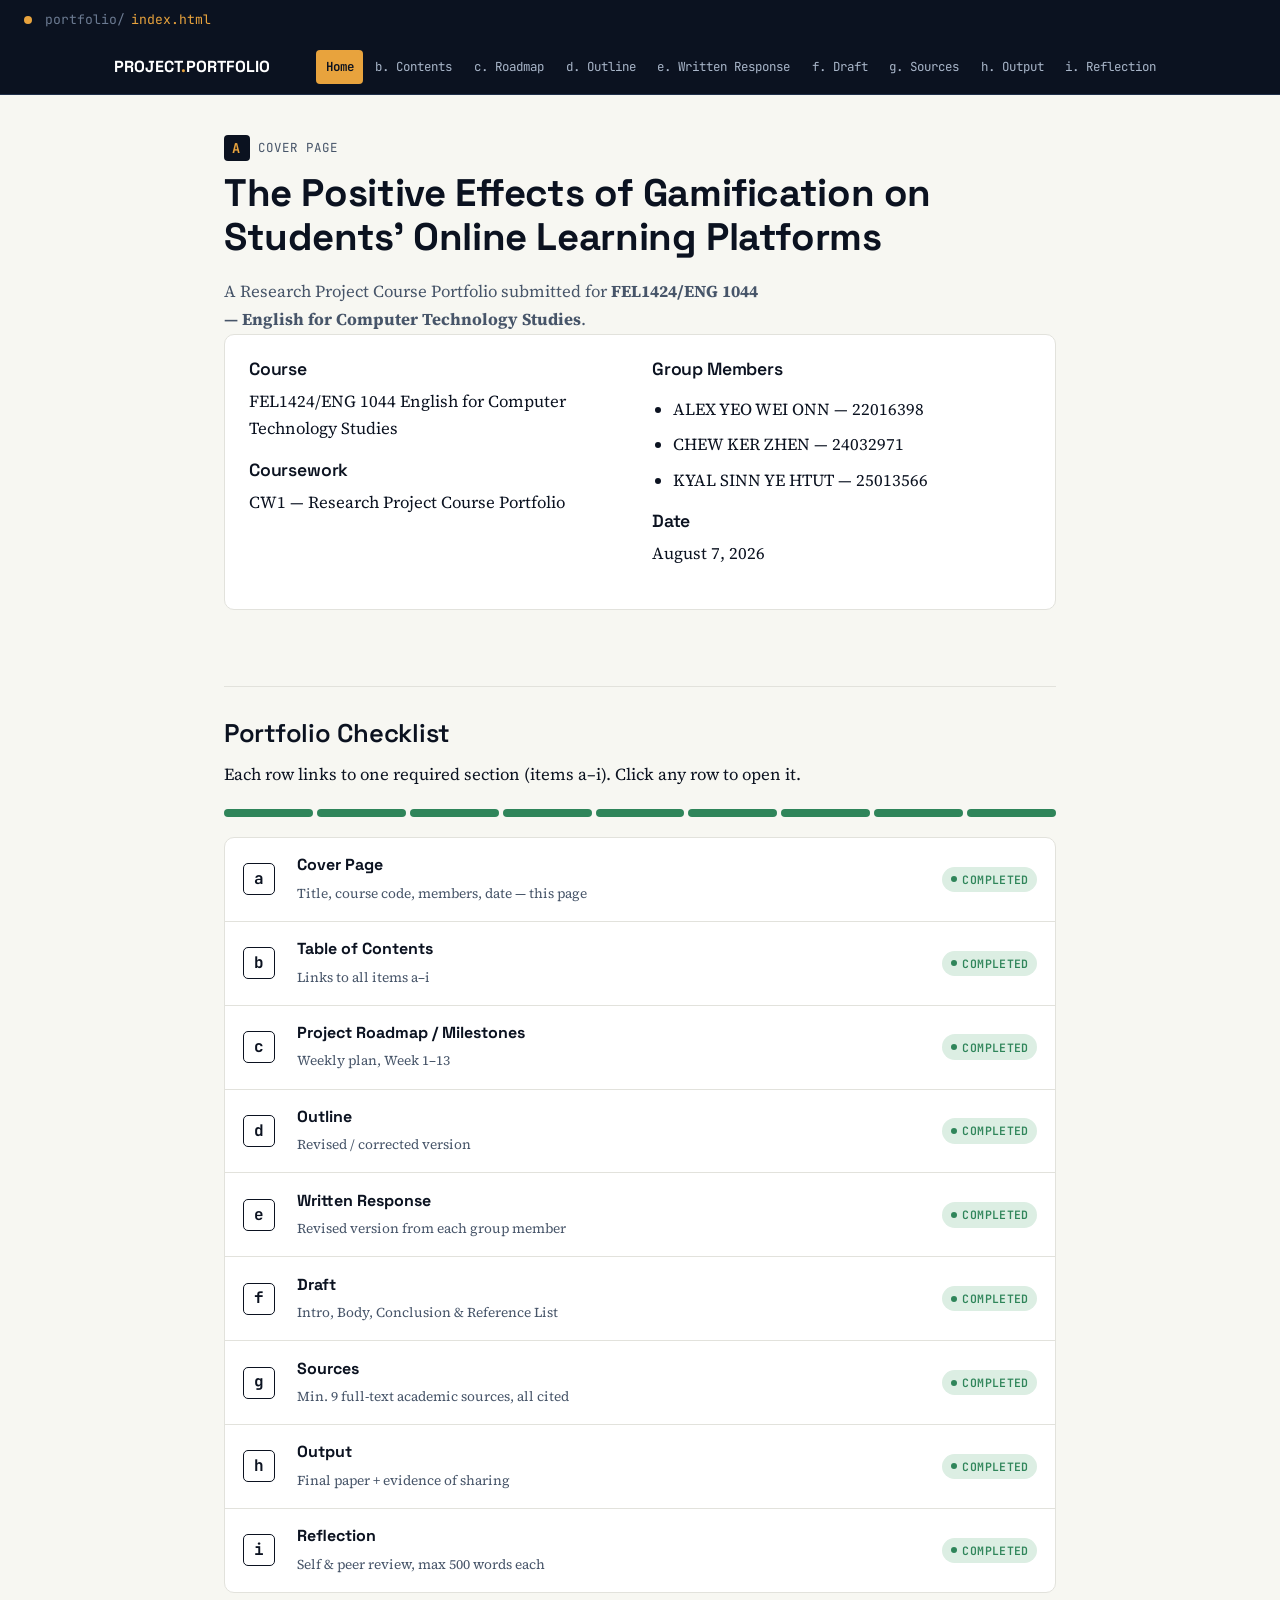
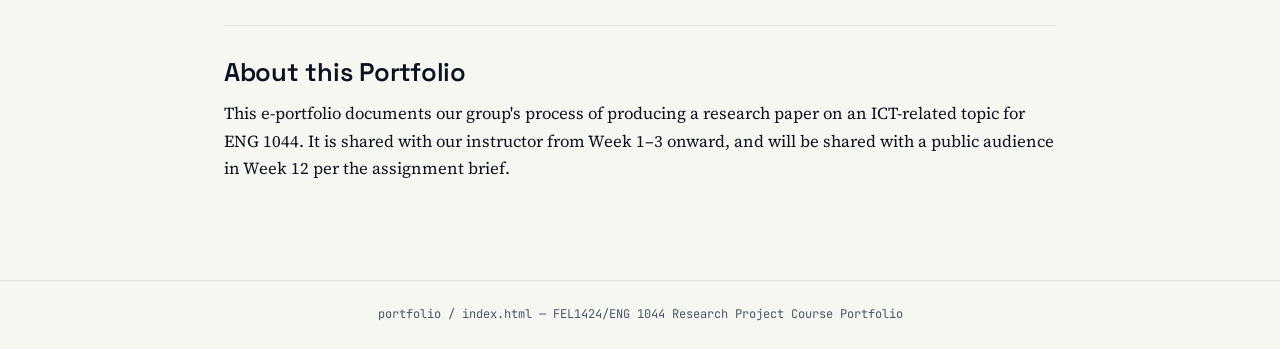
<file: index.html>
<!DOCTYPE html>
<html lang="en">
<head>
<meta charset="UTF-8">
<meta name="viewport" content="width=device-width, initial-scale=1.0">
<title>Home — FEL1424/ENG 1044 Portfolio</title>
<link rel="stylesheet" href="styles.css">
<script>window.CURRENT_PAGE='home'; window.CURRENT_PATH='portfolio/index.html';</script>
</head>
<body>
<div id="topbar-mount"></div>
<div id="nav-mount"></div>
<main>

  <!-- ======= (a) COVER PAGE ======= -->
  <section class="page-header" style="border-bottom:none;margin-bottom:1rem;">
    <div class="eyebrow"><span class="letter-badge">a</span> Cover Page</div>
    <h1>The Positive Effects of Gamification on Students' Online Learning Platforms</h1>
    <p class="lede">A Research Project Course Portfolio submitted for <strong>FEL1424/ENG 1044 — English for Computer Technology Studies</strong>.</p>
    <div class="card">
      <div class="grid-2">
        <div>
          <h3>Course</h3><p>FEL1424/ENG 1044 English for Computer Technology Studies</p>
          <h3>Coursework</h3><p>CW1 — Research Project Course Portfolio </p>
        </div>
        <div>
          <h3>Group Members</h3>
          <ul class="styled">
            <li>ALEX YEO WEI ONN — 22016398</li>
            <li>CHEW KER ZHEN — 24032971</li>
            <li>KYAL SINN YE HTUT — 25013566</li>
          </ul>
          <h3>Date</h3><p>August 7, 2026</p>
        </div>
      </div>
    </div>
  </section>

  <hr class="div">

  <!-- ======= PORTFOLIO CHECKLIST LEDGER ======= -->
  <section>
    <h2>Portfolio Checklist</h2>
    <p class="lede">Each row links to one required section (items a–i). Click any row to open it.</p>

    <div class="progress-strip" aria-hidden="true">
      <div class="seg done"></div><div class="seg done"></div><div class="seg done"></div>
      <div class="seg done"></div><div class="seg done"></div><div class="seg done"></div>
      <div class="seg done"></div><div class="seg done"></div><div class="seg done"></div>
    </div>

    <div class="ledger">
      <a class="ledger-row" href="index.html">
        <span class="ledger-letter">a</span>
        <span class="ledger-text"><strong>Cover Page</strong><small>Title, course code, members, date — this page</small></span>
        <span class="chip done">Completed</span>
      </a>
      <a class="ledger-row" href="b-toc.html">
        <span class="ledger-letter">b</span>
        <span class="ledger-text"><strong>Table of Contents</strong><small>Links to all items a–i</small></span>
        <span class="chip done">Completed</span>
      </a>
      <a class="ledger-row" href="c-roadmap.html">
        <span class="ledger-letter">c</span>
        <span class="ledger-text"><strong>Project Roadmap / Milestones</strong><small>Weekly plan, Week 1–13</small></span>
        <span class="chip done">Completed</span>
      </a>
      <a class="ledger-row" href="d-outline.html">
        <span class="ledger-letter">d</span>
        <span class="ledger-text"><strong>Outline</strong><small>Revised / corrected version</small></span>
        <span class="chip done">Completed</span>
      </a>
      <a class="ledger-row" href="e-written-response.html">
        <span class="ledger-letter">e</span>
        <span class="ledger-text"><strong>Written Response</strong><small>Revised version from each group member</small></span>
        <span class="chip done">Completed</span>
      </a>
      <a class="ledger-row" href="f-draft.html">
        <span class="ledger-letter">f</span>
        <span class="ledger-text"><strong>Draft</strong><small>Intro, Body, Conclusion &amp; Reference List</small></span>
        <span class="chip done">Completed</span>
      </a>
      <a class="ledger-row" href="g-sources.html">
        <span class="ledger-letter">g</span>
        <span class="ledger-text"><strong>Sources</strong><small>Min. 9 full-text academic sources, all cited</small></span>
        <span class="chip done">Completed</span>
      </a>
      <a class="ledger-row" href="h-output.html">
        <span class="ledger-letter">h</span>
        <span class="ledger-text"><strong>Output</strong><small>Final paper + evidence of sharing</small></span>
        <span class="chip done">Completed</span>
      </a>
      <a class="ledger-row" href="i-reflection.html">
        <span class="ledger-letter">i</span>
        <span class="ledger-text"><strong>Reflection</strong><small>Self &amp; peer review, max 500 words each</small></span>
        <span class="chip done">Completed</span>
      </a>
    </div>
  </section>

  <hr class="div">

  <section>
    <h2>About this Portfolio</h2>
    <p>This e-portfolio documents our group's process of producing a research paper on an ICT-related topic for ENG 1044. It is shared with our instructor from Week 1–3 onward, and will be shared with a public audience in Week 12 per the assignment brief.</p>
  </section>

</main>
<footer class="sitefoot">portfolio / index.html — FEL1424/ENG 1044 Research Project Course Portfolio</footer>
<script src="nav.js"></script>
</body>
</html>
</file>
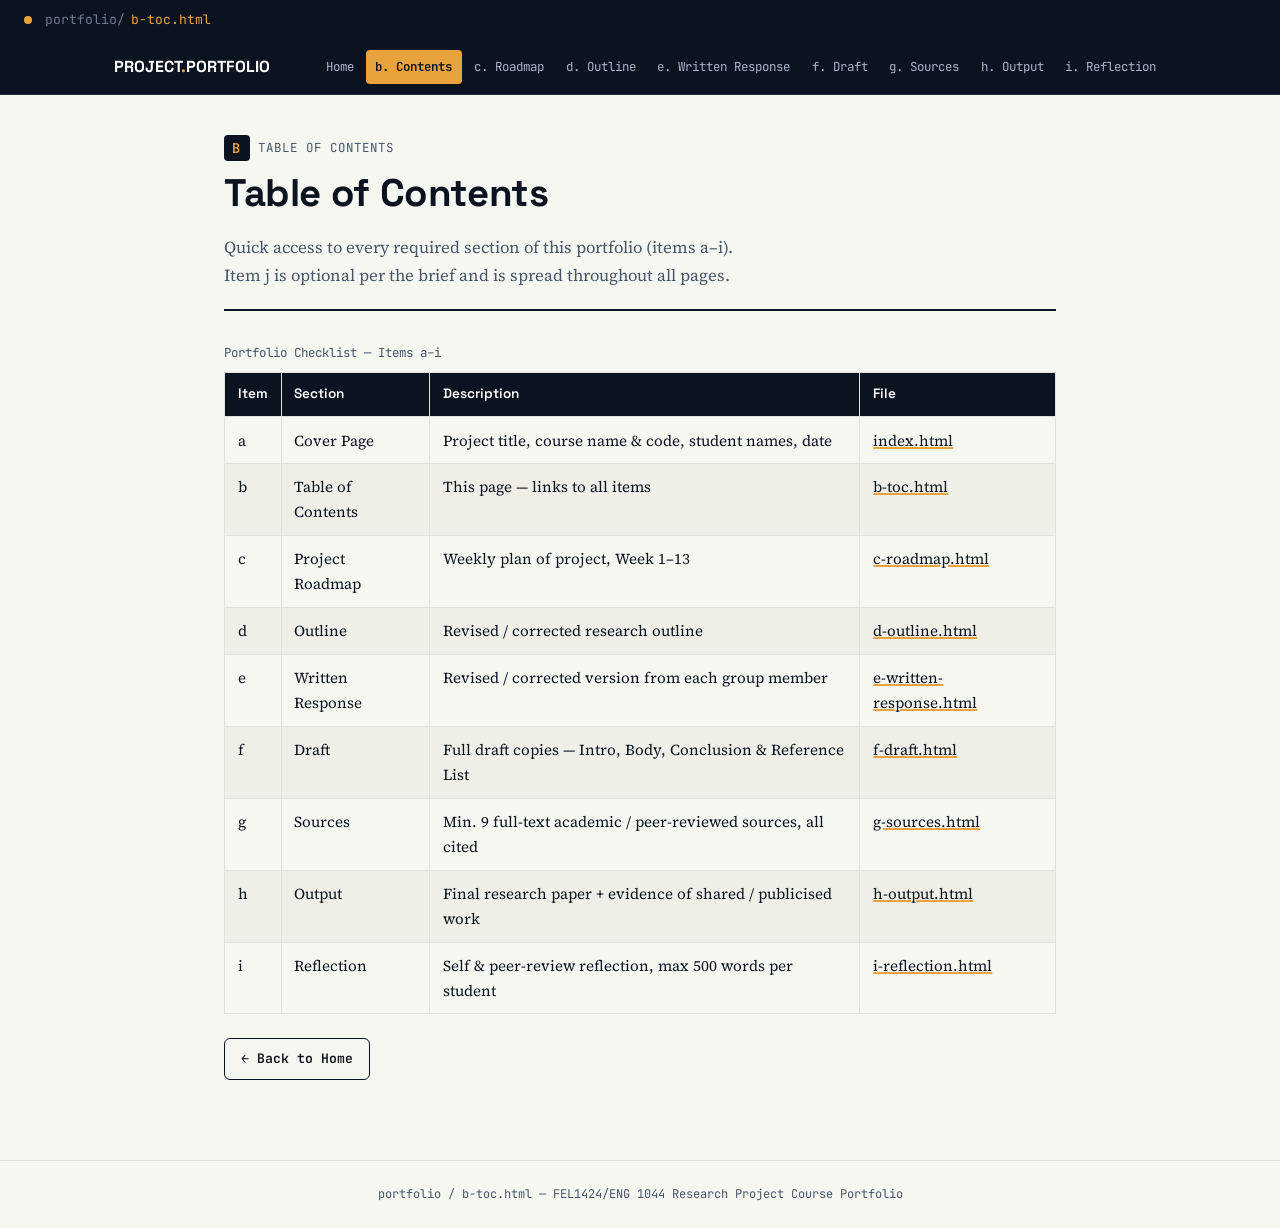
<file: b-toc.html>
<!DOCTYPE html>
<html lang="en">
<head>
<meta charset="UTF-8">
<meta name="viewport" content="width=device-width, initial-scale=1.0">
<title>Table of Contents — FEL1424/ENG 1044 Portfolio</title>
<link rel="stylesheet" href="styles.css">
<script>window.CURRENT_PAGE='toc'; window.CURRENT_PATH='portfolio/b-toc.html';</script>
</head>
<body>
<div id="topbar-mount"></div>
<div id="nav-mount"></div>
<main>

  <section class="page-header">
    <div class="eyebrow"><span class="letter-badge">b</span> Table of Contents</div>
    <h1>Table of Contents</h1>
    <p class="lede">Quick access to every required section of this portfolio (items a–i). Item j is optional per the brief and is spread throughout all pages.</p>
  </section>

  <table class="data">
    <caption>Portfolio Checklist — Items a–i</caption>
    <thead>
      <tr><th>Item</th><th>Section</th><th>Description</th><th>File</th></tr>
    </thead>
    <tbody>
      <tr><td>a</td><td>Cover Page</td><td>Project title, course name &amp; code, student names, date</td><td><a href="index.html">index.html</a></td></tr>
      <tr><td>b</td><td>Table of Contents</td><td>This page — links to all items</td><td><a href="b-toc.html">b-toc.html</a></td></tr>
      <tr><td>c</td><td>Project Roadmap</td><td>Weekly plan of project, Week 1–13</td><td><a href="c-roadmap.html">c-roadmap.html</a></td></tr>
      <tr><td>d</td><td>Outline</td><td>Revised / corrected research outline</td><td><a href="d-outline.html">d-outline.html</a></td></tr>
      <tr><td>e</td><td>Written Response</td><td>Revised / corrected version from each group member</td><td><a href="e-written-response.html">e-written-response.html</a></td></tr>
      <tr><td>f</td><td>Draft</td><td>Full draft copies — Intro, Body, Conclusion &amp; Reference List</td><td><a href="f-draft.html">f-draft.html</a></td></tr>
      <tr><td>g</td><td>Sources</td><td>Min. 9 full-text academic / peer-reviewed sources, all cited</td><td><a href="g-sources.html">g-sources.html</a></td></tr>
      <tr><td>h</td><td>Output</td><td>Final research paper + evidence of shared / publicised work</td><td><a href="h-output.html">h-output.html</a></td></tr>
      <tr><td>i</td><td>Reflection</td><td>Self &amp; peer-review reflection, max 500 words per student</td><td><a href="i-reflection.html">i-reflection.html</a></td></tr>
    </tbody>
  </table>

  <a class="btn outline" href="index.html">← Back to Home</a>

</main>
<footer class="sitefoot">portfolio / b-toc.html — FEL1424/ENG 1044 Research Project Course Portfolio</footer>
<script src="nav.js"></script>
</body>
</html>
</file>
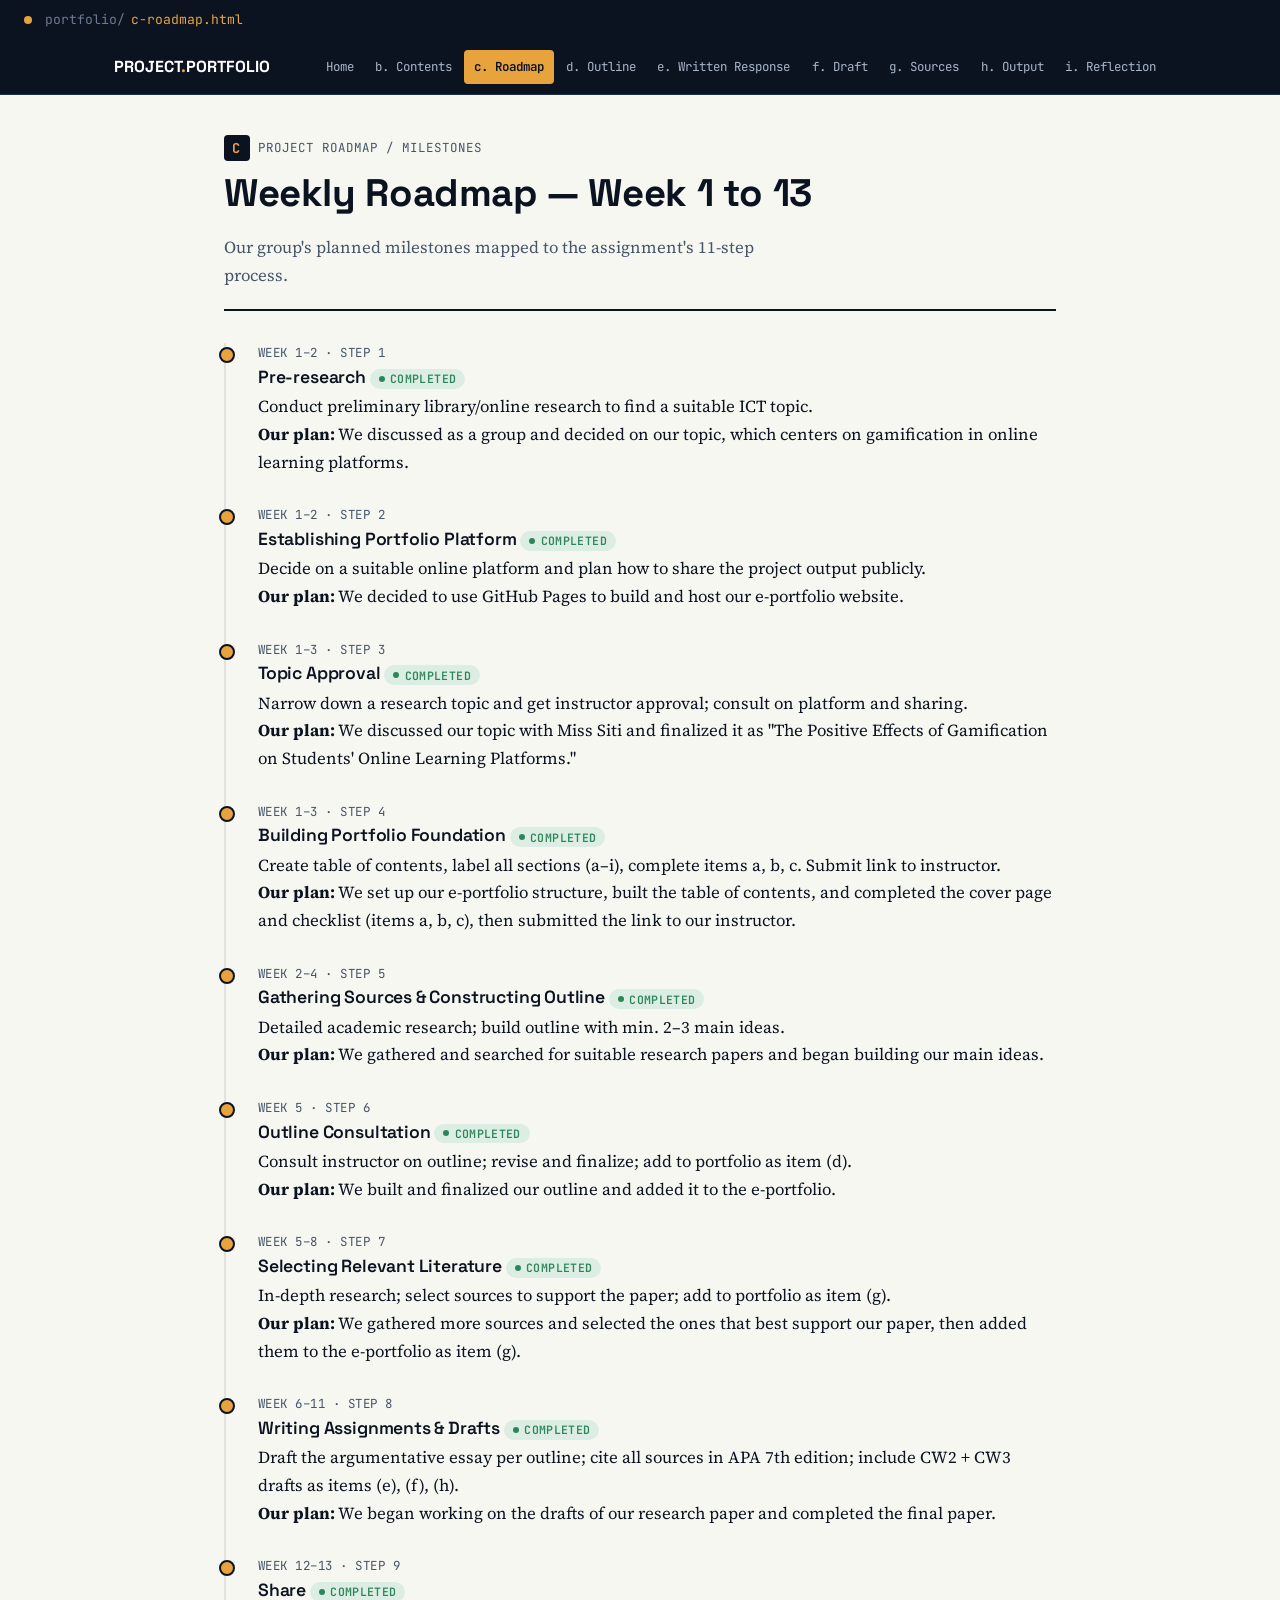
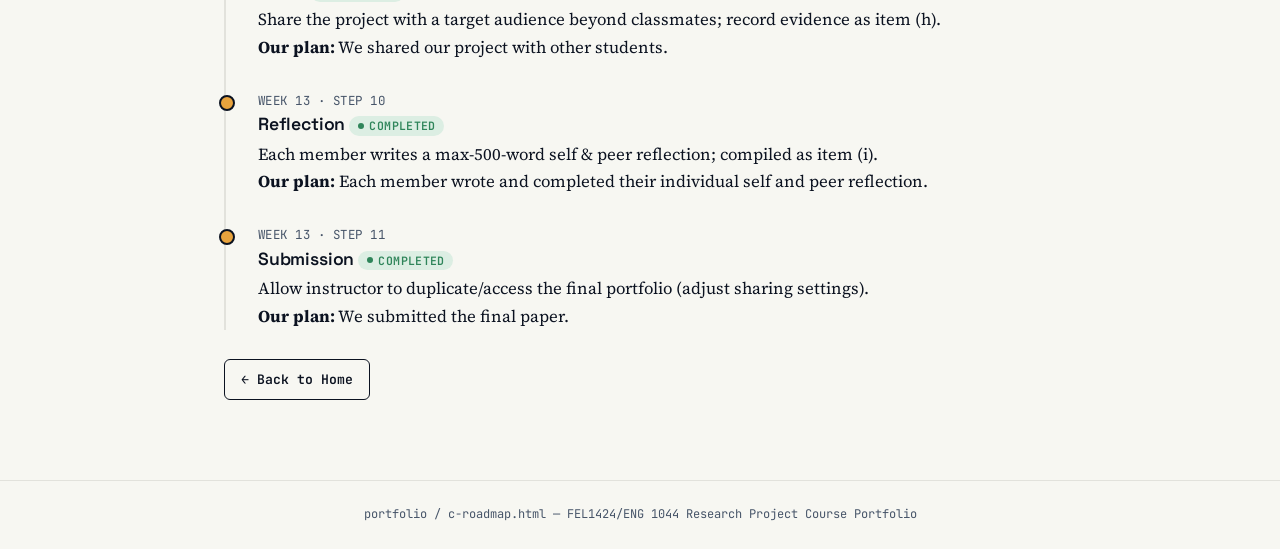
<file: c-roadmap.html>
<!DOCTYPE html>
<html lang="en">
<head>
<meta charset="UTF-8">
<meta name="viewport" content="width=device-width, initial-scale=1.0">
<title>Project Roadmap — FEL1424/ENG 1044 Portfolio</title>
<link rel="stylesheet" href="styles.css">
<script>window.CURRENT_PAGE='roadmap'; window.CURRENT_PATH='portfolio/c-roadmap.html';</script>
</head>
<body>
<div id="topbar-mount"></div>
<div id="nav-mount"></div>
<main>

  <section class="page-header">
    <div class="eyebrow"><span class="letter-badge">c</span> Project Roadmap / Milestones</div>
    <h1>Weekly Roadmap — Week 1 to 13</h1>
    <p class="lede">Our group's planned milestones mapped to the assignment's 11-step process.</p>
  </section>

  <div class="timeline">

    <div class="timeline-item">
      <div class="timeline-week">Week 1–2 · Step 1</div>
      <h3>Pre-research <span class="chip done">Completed</span></h3>
      <p>Conduct preliminary library/online research to find a suitable ICT topic.<br><strong>Our plan:</strong> We discussed as a group and decided on our topic, which centers on gamification in online learning platforms.</p>
    </div>

    <div class="timeline-item">
      <div class="timeline-week">Week 1–2 · Step 2</div>
      <h3>Establishing Portfolio Platform <span class="chip done">Completed</span></h3>
      <p>Decide on a suitable online platform and plan how to share the project output publicly.<br><strong>Our plan:</strong> We decided to use GitHub Pages to build and host our e-portfolio website.</p>
    </div>

    <div class="timeline-item">
      <div class="timeline-week">Week 1–3 · Step 3</div>
      <h3>Topic Approval <span class="chip done">Completed</span></h3>
      <p>Narrow down a research topic and get instructor approval; consult on platform and sharing.<br><strong>Our plan:</strong> We discussed our topic with Miss Siti and finalized it as "The Positive Effects of Gamification on Students' Online Learning Platforms."</p>
    </div>

    <div class="timeline-item">
      <div class="timeline-week">Week 1–3 · Step 4</div>
      <h3>Building Portfolio Foundation <span class="chip done">Completed</span></h3>
      <p>Create table of contents, label all sections (a–i), complete items a, b, c. Submit link to instructor.<br><strong>Our plan:</strong> We set up our e-portfolio structure, built the table of contents, and completed the cover page and checklist (items a, b, c), then submitted the link to our instructor.</p>
    </div>

    <div class="timeline-item">
      <div class="timeline-week">Week 2–4 · Step 5</div>
      <h3>Gathering Sources &amp; Constructing Outline <span class="chip done">Completed</span></h3>
      <p>Detailed academic research; build outline with min. 2–3 main ideas.<br><strong>Our plan:</strong> We gathered and searched for suitable research papers and began building our main ideas.</p>
    </div>

    <div class="timeline-item">
      <div class="timeline-week">Week 5 · Step 6</div>
      <h3>Outline Consultation <span class="chip done">Completed</span></h3>
      <p>Consult instructor on outline; revise and finalize; add to portfolio as item (d).<br><strong>Our plan:</strong> We built and finalized our outline and added it to the e-portfolio.</p>
    </div>

    <div class="timeline-item">
      <div class="timeline-week">Week 5–8 · Step 7</div>
      <h3>Selecting Relevant Literature <span class="chip done">Completed</span></h3>
      <p>In-depth research; select sources to support the paper; add to portfolio as item (g).<br><strong>Our plan:</strong> We gathered more sources and selected the ones that best support our paper, then added them to the e-portfolio as item (g).</p>
    </div>

    <div class="timeline-item">
      <div class="timeline-week">Week 6–11 · Step 8</div>
      <h3>Writing Assignments &amp; Drafts <span class="chip done">Completed</span></h3>
      <p>Draft the argumentative essay per outline; cite all sources in APA 7th edition; include CW2 + CW3 drafts as items (e), (f), (h).<br><strong>Our plan:</strong> We began working on the drafts of our research paper and completed the final paper.</p>
    </div>

    <div class="timeline-item">
      <div class="timeline-week">Week 12–13 · Step 9</div>
      <h3>Share <span class="chip done">Completed</span></h3>
      <p>Share the project with a target audience beyond classmates; record evidence as item (h).<br><strong>Our plan:</strong> We shared our project with other students.</p>
    </div>

    <div class="timeline-item">
      <div class="timeline-week">Week 13 · Step 10</div>
      <h3>Reflection <span class="chip done">Completed</span></h3>
      <p>Each member writes a max-500-word self &amp; peer reflection; compiled as item (i).<br><strong>Our plan:</strong> Each member wrote and completed their individual self and peer reflection.</p>
    </div>

    <div class="timeline-item">
      <div class="timeline-week">Week 13 · Step 11</div>
      <h3>Submission <span class="chip done">Completed</span></h3>
      <p>Allow instructor to duplicate/access the final portfolio (adjust sharing settings).<br><strong>Our plan:</strong> We submitted the final paper.</p>
    </div>

  </div>

  <a class="btn outline" href="index.html">← Back to Home</a>

</main>
<footer class="sitefoot">portfolio / c-roadmap.html — FEL1424/ENG 1044 Research Project Course Portfolio</footer>
<script src="nav.js"></script>
</body>
</html>
</file>
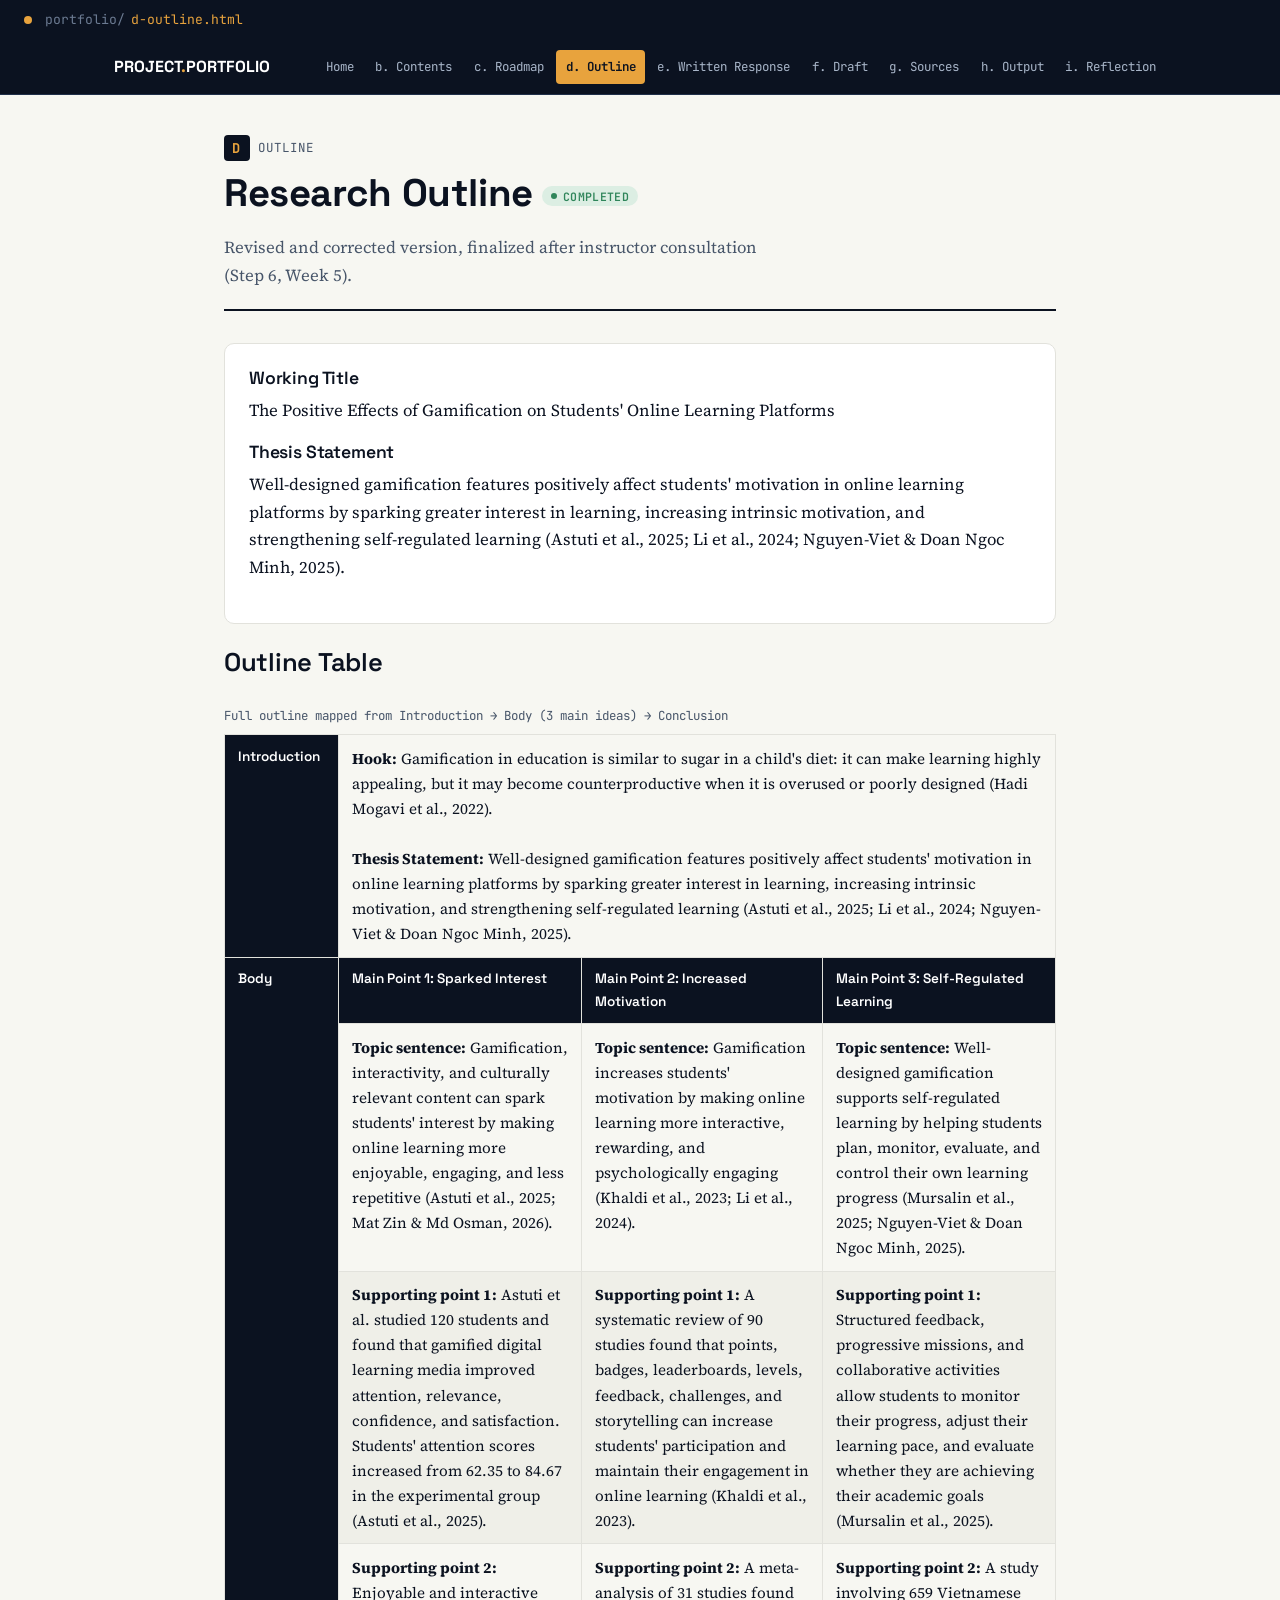
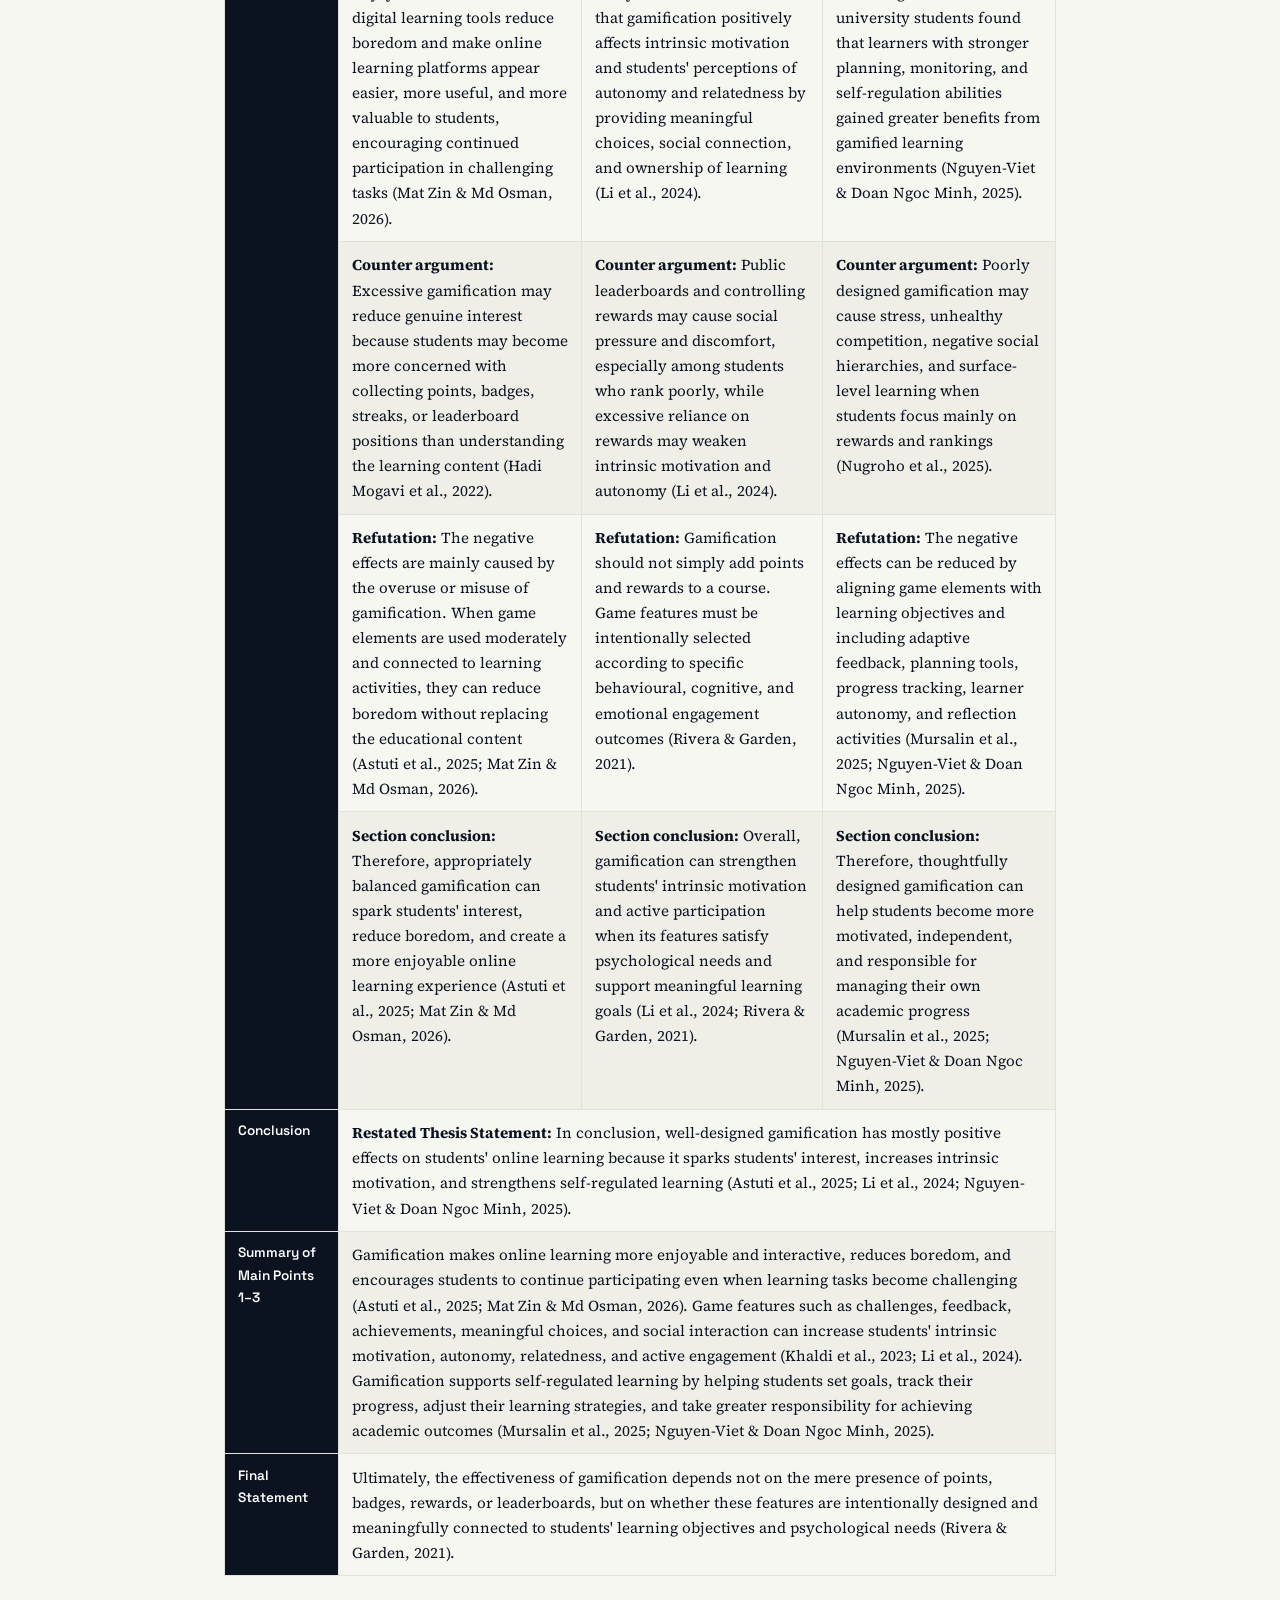
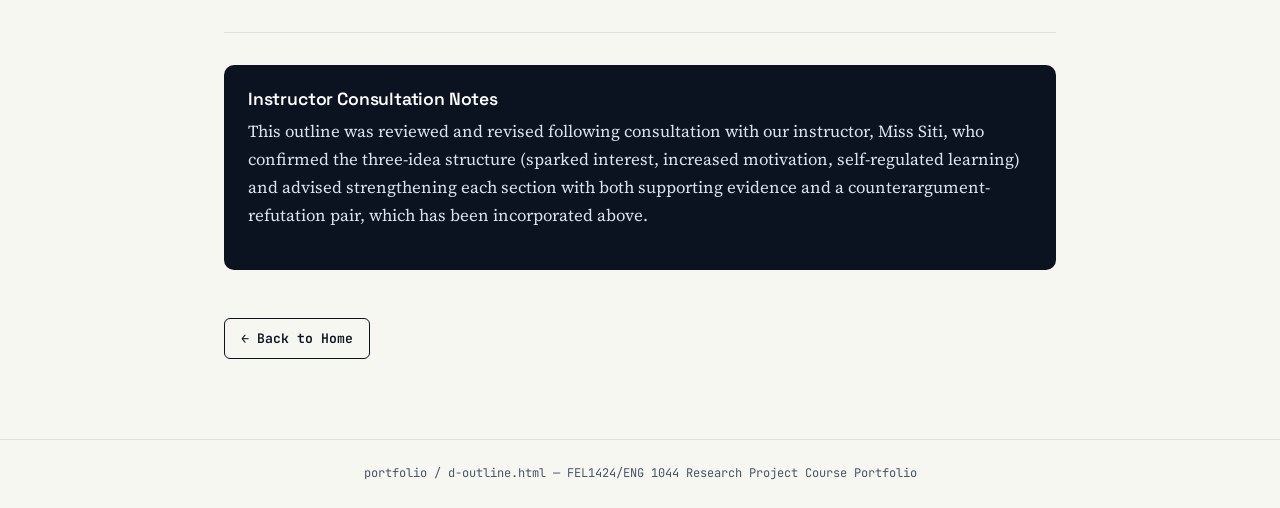
<file: d-outline.html>
<!DOCTYPE html>
<html lang="en">
<head>
<meta charset="UTF-8">
<meta name="viewport" content="width=device-width, initial-scale=1.0">
<title>Outline — FEL1424/ENG 1044 Portfolio</title>
<link rel="stylesheet" href="styles.css">
<script>window.CURRENT_PAGE='outline'; window.CURRENT_PATH='portfolio/d-outline.html';</script>
</head>
<body>
<div id="topbar-mount"></div>
<div id="nav-mount"></div>
<main>
  <section class="page-header">
    <div class="eyebrow"><span class="letter-badge">d</span> Outline</div>
    <h1>Research Outline <span class="chip done">Completed</span></h1>
    <p class="lede">Revised and corrected version, finalized after instructor consultation (Step 6, Week 5).</p>
  </section>
  <div class="card">
    <h3>Working Title</h3>
    <p>The Positive Effects of Gamification on Students' Online Learning Platforms</p>
    <h3>Thesis Statement</h3>
    <p>Well-designed gamification features positively affect students' motivation in online learning platforms by sparking greater interest in learning, increasing intrinsic motivation, and strengthening self-regulated learning (Astuti et al., 2025; Li et al., 2024; Nguyen-Viet &amp; Doan Ngoc Minh, 2025).</p>
  </div>

  <h2>Outline Table</h2>
  <div style="overflow-x:auto;">
  <table class="data">
    <caption>Full outline mapped from Introduction → Body (3 main ideas) → Conclusion</caption>
    <tbody>
      <tr>
        <th>Introduction</th>
        <td colspan="3">
          <strong>Hook:</strong> Gamification in education is similar to sugar in a child's diet: it can make learning highly appealing, but it may become counterproductive when it is overused or poorly designed (Hadi Mogavi et al., 2022).<br><br>
          <strong>Thesis Statement:</strong> Well-designed gamification features positively affect students' motivation in online learning platforms by sparking greater interest in learning, increasing intrinsic motivation, and strengthening self-regulated learning (Astuti et al., 2025; Li et al., 2024; Nguyen-Viet &amp; Doan Ngoc Minh, 2025).
        </td>
      </tr>
      <tr>
        <th rowspan="7">Body</th>
        <th>Main Point 1: Sparked Interest</th>
        <th>Main Point 2: Increased Motivation</th>
        <th>Main Point 3: Self-Regulated Learning</th>
      </tr>
      <tr>
        <td><strong>Topic sentence:</strong> Gamification, interactivity, and culturally relevant content can spark students' interest by making online learning more enjoyable, engaging, and less repetitive (Astuti et al., 2025; Mat Zin &amp; Md Osman, 2026).</td>
        <td><strong>Topic sentence:</strong> Gamification increases students' motivation by making online learning more interactive, rewarding, and psychologically engaging (Khaldi et al., 2023; Li et al., 2024).</td>
        <td><strong>Topic sentence:</strong> Well-designed gamification supports self-regulated learning by helping students plan, monitor, evaluate, and control their own learning progress (Mursalin et al., 2025; Nguyen-Viet &amp; Doan Ngoc Minh, 2025).</td>
      </tr>
      <tr>
        <td><strong>Supporting point 1:</strong> Astuti et al. studied 120 students and found that gamified digital learning media improved attention, relevance, confidence, and satisfaction. Students' attention scores increased from 62.35 to 84.67 in the experimental group (Astuti et al., 2025).</td>
        <td><strong>Supporting point 1:</strong> A systematic review of 90 studies found that points, badges, leaderboards, levels, feedback, challenges, and storytelling can increase students' participation and maintain their engagement in online learning (Khaldi et al., 2023).</td>
        <td><strong>Supporting point 1:</strong> Structured feedback, progressive missions, and collaborative activities allow students to monitor their progress, adjust their learning pace, and evaluate whether they are achieving their academic goals (Mursalin et al., 2025).</td>
      </tr>
      <tr>
        <td><strong>Supporting point 2:</strong> Enjoyable and interactive digital learning tools reduce boredom and make online learning platforms appear easier, more useful, and more valuable to students, encouraging continued participation in challenging tasks (Mat Zin &amp; Md Osman, 2026).</td>
        <td><strong>Supporting point 2:</strong> A meta-analysis of 31 studies found that gamification positively affects intrinsic motivation and students' perceptions of autonomy and relatedness by providing meaningful choices, social connection, and ownership of learning (Li et al., 2024).</td>
        <td><strong>Supporting point 2:</strong> A study involving 659 Vietnamese university students found that learners with stronger planning, monitoring, and self-regulation abilities gained greater benefits from gamified learning environments (Nguyen-Viet &amp; Doan Ngoc Minh, 2025).</td>
      </tr>
      <tr>
        <td><strong>Counter argument:</strong> Excessive gamification may reduce genuine interest because students may become more concerned with collecting points, badges, streaks, or leaderboard positions than understanding the learning content (Hadi Mogavi et al., 2022).</td>
        <td><strong>Counter argument:</strong> Public leaderboards and controlling rewards may cause social pressure and discomfort, especially among students who rank poorly, while excessive reliance on rewards may weaken intrinsic motivation and autonomy (Li et al., 2024).</td>
        <td><strong>Counter argument:</strong> Poorly designed gamification may cause stress, unhealthy competition, negative social hierarchies, and surface-level learning when students focus mainly on rewards and rankings (Nugroho et al., 2025).</td>
      </tr>
      <tr>
        <td><strong>Refutation:</strong> The negative effects are mainly caused by the overuse or misuse of gamification. When game elements are used moderately and connected to learning activities, they can reduce boredom without replacing the educational content (Astuti et al., 2025; Mat Zin &amp; Md Osman, 2026).</td>
        <td><strong>Refutation:</strong> Gamification should not simply add points and rewards to a course. Game features must be intentionally selected according to specific behavioural, cognitive, and emotional engagement outcomes (Rivera &amp; Garden, 2021).</td>
        <td><strong>Refutation:</strong> The negative effects can be reduced by aligning game elements with learning objectives and including adaptive feedback, planning tools, progress tracking, learner autonomy, and reflection activities (Mursalin et al., 2025; Nguyen-Viet &amp; Doan Ngoc Minh, 2025).</td>
      </tr>
      <tr>
        <td><strong>Section conclusion:</strong> Therefore, appropriately balanced gamification can spark students' interest, reduce boredom, and create a more enjoyable online learning experience (Astuti et al., 2025; Mat Zin &amp; Md Osman, 2026).</td>
        <td><strong>Section conclusion:</strong> Overall, gamification can strengthen students' intrinsic motivation and active participation when its features satisfy psychological needs and support meaningful learning goals (Li et al., 2024; Rivera &amp; Garden, 2021).</td>
        <td><strong>Section conclusion:</strong> Therefore, thoughtfully designed gamification can help students become more motivated, independent, and responsible for managing their own academic progress (Mursalin et al., 2025; Nguyen-Viet &amp; Doan Ngoc Minh, 2025).</td>
      </tr>
      <tr>
        <th>Conclusion</th>
        <td colspan="3">
          <strong>Restated Thesis Statement:</strong> In conclusion, well-designed gamification has mostly positive effects on students' online learning because it sparks students' interest, increases intrinsic motivation, and strengthens self-regulated learning (Astuti et al., 2025; Li et al., 2024; Nguyen-Viet &amp; Doan Ngoc Minh, 2025).
        </td>
      </tr>
      <tr>
        <th>Summary of Main Points 1–3</th>
        <td colspan="3">
          Gamification makes online learning more enjoyable and interactive, reduces boredom, and encourages students to continue participating even when learning tasks become challenging (Astuti et al., 2025; Mat Zin &amp; Md Osman, 2026). Game features such as challenges, feedback, achievements, meaningful choices, and social interaction can increase students' intrinsic motivation, autonomy, relatedness, and active engagement (Khaldi et al., 2023; Li et al., 2024). Gamification supports self-regulated learning by helping students set goals, track their progress, adjust their learning strategies, and take greater responsibility for achieving academic outcomes (Mursalin et al., 2025; Nguyen-Viet &amp; Doan Ngoc Minh, 2025).
        </td>
      </tr>
      <tr>
        <th>Final Statement</th>
        <td colspan="3">
          Ultimately, the effectiveness of gamification depends not on the mere presence of points, badges, rewards, or leaderboards, but on whether these features are intentionally designed and meaningfully connected to students' learning objectives and psychological needs (Rivera &amp; Garden, 2021).
        </td>
      </tr>
    </tbody>
  </table>
  </div>

  <hr class="div">
  <div class="panel-dark">
    <h3>Instructor Consultation Notes</h3>
    <p>This outline was reviewed and revised following consultation with our instructor, Miss Siti, who confirmed the three-idea structure (sparked interest, increased motivation, self-regulated learning) and advised strengthening each section with both supporting evidence and a counterargument-refutation pair, which has been incorporated above.</p>
  </div>
  <a class="btn outline" href="index.html" style="margin-top:1.5rem;display:inline-flex;">← Back to Home</a>
</main>
<footer class="sitefoot">portfolio / d-outline.html — FEL1424/ENG 1044 Research Project Course Portfolio</footer>
<script src="nav.js"></script>
</body>
</html>
</file>
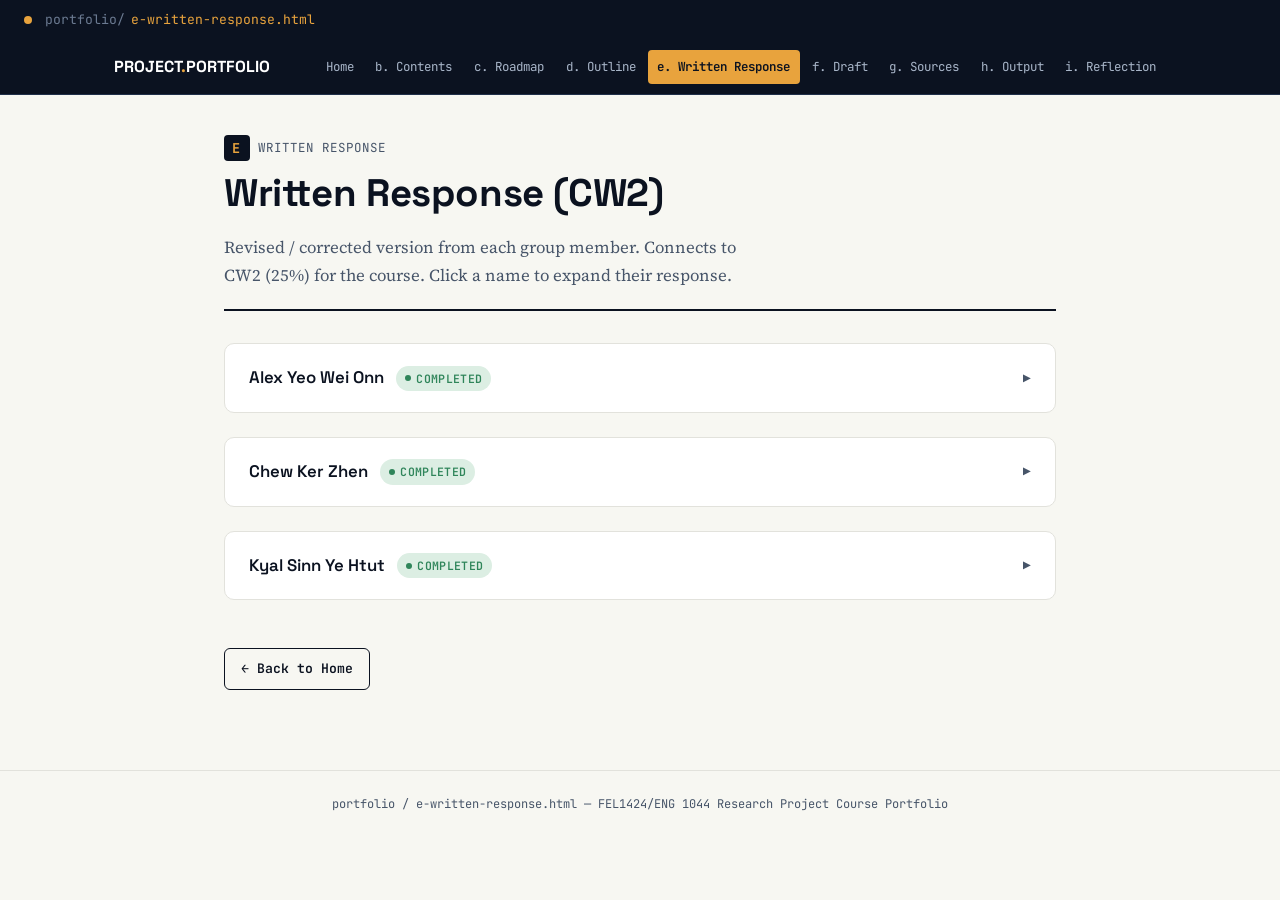
<file: e-written-response.html>
<!DOCTYPE html>
<html lang="en">
<head>
<meta charset="UTF-8">
<meta name="viewport" content="width=device-width, initial-scale=1.0">
<title>Written Response — FEL1424/ENG 1044 Portfolio</title>
<link rel="stylesheet" href="styles.css">
<script>window.CURRENT_PAGE='response'; window.CURRENT_PATH='portfolio/e-written-response.html';</script>
<style>
  .response-card { padding: 0; overflow: hidden; }
  .response-card summary { list-style: none; cursor: pointer; padding: 1.25rem 1.5rem; display: flex; align-items: center; justify-content: space-between; gap: 1rem; }
  .response-card summary::-webkit-details-marker { display: none; }
  .response-card summary .rc-title { display: flex; align-items: center; gap: 0.75rem; font-family: var(--font-display); font-weight: 600; font-size: 1.05rem; }
  .response-card summary .rc-arrow { font-family: var(--font-mono); font-size: 0.8rem; color: var(--slate); transition: transform 0.15s ease; }
  .response-card[open] summary .rc-arrow { transform: rotate(90deg); }
  .response-card .rc-body { padding: 0 1.5rem 1.5rem; border-top: 1px solid var(--line); }
  .response-card .rc-body p { margin: 0 0 1rem; line-height: 1.65; }
  .response-card .rc-refs { font-size: 0.85rem; color: var(--slate); margin-top: 1.25rem; padding-top: 1rem; border-top: 1px dashed var(--line); }
  .response-card .rc-refs p { margin: 0 0 0.5rem; line-height: 1.5; }
</style>
</head>
<body>
<div id="topbar-mount"></div>
<div id="nav-mount"></div>
<main>
  <section class="page-header">
    <div class="eyebrow"><span class="letter-badge">e</span> Written Response</div>
    <h1>Written Response (CW2)</h1>
    <p class="lede">Revised / corrected version from each group member. Connects to CW2 (25%) for the course. Click a name to expand their response.</p>
  </section>

  <!-- Member 1 -->
  <details class="card response-card">
    <summary>
      <span class="rc-title">Alex Yeo Wei Onn <span class="chip done">Completed</span></span>
      <span class="rc-arrow">▶</span>
    </summary>
    <div class="rc-body">
      <div class="tag-list"><span class="tag">Written Response</span><span class="tag">Revised version</span><span class="tag">358 words</span></div>
      <h3 style="margin-top:0;">A Brief Response on the Selected Articles Concerning the Interest Sparked by Gamification Among Students</h3>
      <p>The fast pace of technological advancements has led to more use of online learning platforms. The use of such platforms gives students flexibility and convenience because they can study from anywhere at any time by using electronic devices. To this day, online learning platforms have become increasingly important due to our increased dependence on education through digital means. Despite all the benefits of online learning platforms, student engagement and enthusiasm present major problems.</p>
      <p>The importance of motivation cannot be undermined in terms of achieving success through studies. Students who are highly motivated are most likely to take an active part in their study process and produce successful results as well. Nevertheless, online learning does not ensure direct communication, and due to the nature of this type of education, students tend to become less engaged in the learning process.</p>
      <p>To resolve such issues, several educational institutions and even websites devoted to online education have integrated elements of gamification into their system. Gamification in education can be defined as the integration of game mechanics, aesthetics, and game thinking to engage, motivate, and educate. Gamification in education means the implementation of game-design elements outside of the game context. Applying gamification elements such as points, badges, leaderboards, and challenges in learning environments can enhance students' intrinsic learning abilities and motivation (Astuti et al., 2025).</p>
      <p>Though gamification may enhance the attractiveness of online learning, make the students more interested and engaged in the learning process, hence making them motivated enough to spend more time on learning tasks, gamification does not come without its own possible disadvantages. A major concern is that gamification itself may become a new distraction in learning. Gamification abuse occurs when students become overly engrossed in it, thus affecting their learning (Hadi Mogavi et al., 2022). Negative effects can also occur when students focus excessively on rewards without receiving them.</p>
      <p>Consequently, the analysis of the effect of gamification elements in the online learning environment is essential. This study intends to investigate the effect of gamification elements on students' motivation to learn through the online learning environment and identify whether gamification elements make learning processes more engaging and motivating for students.</p>
      <div class="rc-refs">
        <p><strong>References</strong></p>
        <p>Astuti, R., Agustina, P., &amp; Agustina, L. (2025). Analysis of the Influence of Gamification Based Digital Learning Media on Students' Learning Interests Evolution. <em>Jurnal Penelitian Pendidikan IPA, 11</em>(6), 160–166. https://doi.org/10.29303/jppipa.v11i6.11114</p>
        <p>Hadi Mogavi, R., Guo, B., Zhang, Y., Haq, E.-U., Hui, P., &amp; Ma, X. (2022). When Gamification Spoils Your Learning: A Qualitative Case Study of Gamification Misuse in a Language-Learning App. <em>Proceedings of the Ninth ACM Conference on Learning @ Scale</em>. https://doi.org/10.1145/3491140.3528274</p>
      </div>
    </div>
  </details>

  <!-- Member 2 -->
  <details class="card response-card">
    <summary>
      <span class="rc-title">Chew Ker Zhen <span class="chip done">Completed</span></span>
      <span class="rc-arrow">▶</span>
    </summary>
    <div class="rc-body">
      <div class="tag-list"><span class="tag">Written Response</span><span class="tag">Revised version</span><span class="tag">551 words</span></div>
      <h3 style="margin-top:0;">A Written Response on Selected Articles Concerning the Increase of Motivations Among Students Through Gamification</h3>
      <p>The issue of students' decreasing motivation in academic settings has become a growing concern for education researchers. Gamification, or the use of gameplay elements in non-game contexts, is a possible solution for engaging students in education. Specifically, Li et al. (2024) argue that students' intrinsic motivation in school-related activities tends to decline over the school year because their basic psychological needs are not sufficiently satisfied. This written response is based on the two selected articles on how gamification can positively increase student motivations.</p>
      <p>The first article is by Li et al. (2024), who performed a systematic review and meta-analysis of the effect of gamification on the intrinsic motivation of students in 35 independent interventions. In total, 2500 participants were involved in the study. The findings of the research demonstrate that gamified learning has a small but significant positive effect on intrinsic motivation. Particularly, it has positive and significant effects on students' perceived autonomy and relatedness, but not much on competence (Li et al., 2024). The article overall showed that gamification does elevate the motivation of students with statistical evidence. Li et al. (2024) use self-determination theory (SDT) as the underlying framework for their study, which states that motivation increases when an activity satisfies three psychological aspects, including competence, autonomy, and relatedness. By using this framework, we can examine the conditions that make gamification effective in increasing student motivation with a theoretically based lens. This article is particularly relevant to our research project as it provides statistical evidence that gamification positively affects student motivation.</p>
      <p>The next article is by Khaldi et al. (2023), who employed a systematic literature review of ninety papers on gamification in e-learning in higher education. According to Khaldi et al. (2023), the researchers found that points, badges, and leaderboards are the most widely used gamification elements used within the e-learning systems offered in higher education along with levels and feedback. The critical review found that most applied gamification research is non-theoretical, since only nine of the thirty-nine empirical studies adopted a motivational or theoretical framework to guide their design process (Khaldi et al., 2023). The authors observe that the theoretical and applied work is a gap that designers do not have a sufficient rationale for choosing or combining particular game elements (Khaldi et al., 2023), which risks producing gamified systems that do not meaningfully increase student motivations. This article is relevant to our research project because it highlights that improving student motivation through gamification requires not just adding any game elements but also must select carefully while combining them according to a sound motivational framework.</p>
      <p>In conclusion, both articles are relevant to our research project as they offer some insights into how gamification can help in increasing student motivation. I plan to use the first article by Li et al. (2024) to strengthen my argument on the connection between gamification and students' motivation, and how gamified learning can positively increase their motivation. The second article by Khaldi et al. (2023) will be used to argue that gamification's potential to increase student motivation, as shown by Li et al. (2024), is only effective when designers deliberately select and combine game elements based on a motivational theory, rather than simply adding popular elements. I will look for more articles that would discuss specific gamification design frameworks and the impact gamification has on students and learning outcomes.</p>
      <div class="rc-refs">
        <p><strong>References</strong></p>
        <p>Khaldi, A., Bouzidi, R., &amp; Nader, F. (2023). Gamification of e-learning in higher education: a systematic literature review. <em>Smart Learning Environments, 10</em>(1). https://doi.org/10.1186/s40561-023-00227-z</p>
        <p>Li, L., Khe Foon Hew, &amp; Du, J. (2024). Gamification enhances student intrinsic motivation, perceptions of autonomy and relatedness, but minimal impact on competency: a meta-analysis and systematic review. <em>Educational Technology Research and Development, 72</em>. https://doi.org/10.1007/s11423-023-10337-7</p>
      </div>
    </div>
  </details>

  <!-- Member 3 -->
  <details class="card response-card">
    <summary>
      <span class="rc-title">Kyal Sinn Ye Htut <span class="chip done">Completed</span></span>
      <span class="rc-arrow">▶</span>
    </summary>
    <div class="rc-body">
      <div class="tag-list"><span class="tag">Written Response</span><span class="tag">Revised version</span><span class="tag">450 words</span></div>
      <h3 style="margin-top:0;">A Short Response on Selective Articles Concerning the Students' Self-regulated Learning through Gamification</h3>
      <p>As online learning has become widespread, almost all schools are now heavily implementing gamification features by using platforms such as Kahoot and Quizzes (Nugroho et al., 2025). According to Luarn et al. (2024), the integration of gamification has been shown to improve learning effectiveness by encouraging intrinsic motivation, which refers to engaging in activities for personal satisfaction rather than external rewards. Although previous studies have examined self-regulation in learning, most have treated it as an independent variable due to the limited research on its role (Nguyen-Viet &amp; Doan Ngoc Minh, 2025). Therefore, this study aims to explore how self-regulation influences the relationship between gamification and learning for students.</p>
      <p>According to Luarn et al. (2024), students become more motivated when they participate in gamified activities for enjoyment. This experience is closely linked to autonomy, which is one's ability to make choices and exercise personal freedom in decision-making (Nguyen-Viet &amp; Doan Ngoc Minh, 2025). In gamified learning, students can express themselves freely, allowing them to learn at their own pace. As a result, their performance improves with stronger and more positive attitudes toward learning.</p>
      <p>Furthermore, Nguyen-Viet and Doan Ngoc Minh (2025) analyzed data from 658 Vietnamese students to examine the effects of immersion and achievement in gamified learning. Students with stronger self-regulation skills gained more benefits from gamified online learning than other students. Since self-regulation involves managing thoughts, emotions and actions, it plays an important role in academic and personal development (Nguyen-Viet &amp; Doan Ngoc Minh, 2025). Therefore, gamified learning that integrates self-regulated learning strategies can lead to better educational outcomes.</p>
      <p>Although gamification can improve engagement, some studies have found a few consequences as well, such as competitive pressure and heavy emphasis on reward leading to greater focus on earning points than actually understanding the core material (Nguyen-Viet &amp; Doan Ngoc Minh, 2025). While Luarn et al. (2024) emphasize the benefits of autonomy, Nugroho et al. (2025) highlight that poorly designed gamification systems may reduce these benefits. This suggests that the effectiveness of gamification depends not only on the classroom game elements but also on how they are implemented and how closely students can relate in cultural context. Similarly, Nugroho et al. (2025) also found that poorly designed gamification systems can become distracting and stressful, which may potentially lower students' self-esteem and motivation over time.</p>
      <p>In conclusion, gamification has great potential to improve student motivation and learning effectiveness by supporting their self-regulation. However, its success depends on proper implementation by adopting local cultural and environmental contexts that can give comprehensive understanding of core materials to students rather than meaningless points that lead to competitions. By focusing on the psychological needs of the students, gamification can be implemented as a powerful tool for academic success.</p>
      <div class="rc-refs">
        <p><strong>References</strong></p>
        <p>Nguyen-Viet, B., &amp; Doan Ngoc Minh, H. (2025). How Gamification Enhances Learning Effectiveness Through Blended Learning and Intrinsic Motivation: The Moderating Effects of Self-Regulation. <em>Sage Open, 15</em>(4). https://doi.org/10.1177/21582440251385846</p>
        <p>Nugroho, M. A., Salma, A., Pradipa, A. R., &amp; Putra, E. P. (2025). Exploring the Negative Effects of Gamification on Students: A PRISMA-Based Systematic Literature Review. <em>2025 International Conference on Computer and Applications (ICCA)</em>, 1–7. https://doi.org/10.1109/icca66035.2025.11431021</p>
        <p>Luarn, P., Chen, C.-C., &amp; Chiu, Y.-P. (2023). Enhancing intrinsic learning motivation through gamification: A self-determination theory perspective. <em>The International Journal of Information and Learning Technology, 40</em>(5), 413–424.</p>
      </div>
    </div>
  </details>

  <a class="btn outline" href="index.html" style="margin-top:1.5rem;display:inline-flex;">← Back to Home</a>
</main>
<footer class="sitefoot">portfolio / e-written-response.html — FEL1424/ENG 1044 Research Project Course Portfolio</footer>
<script src="nav.js"></script>
</body>
</html>
</file>
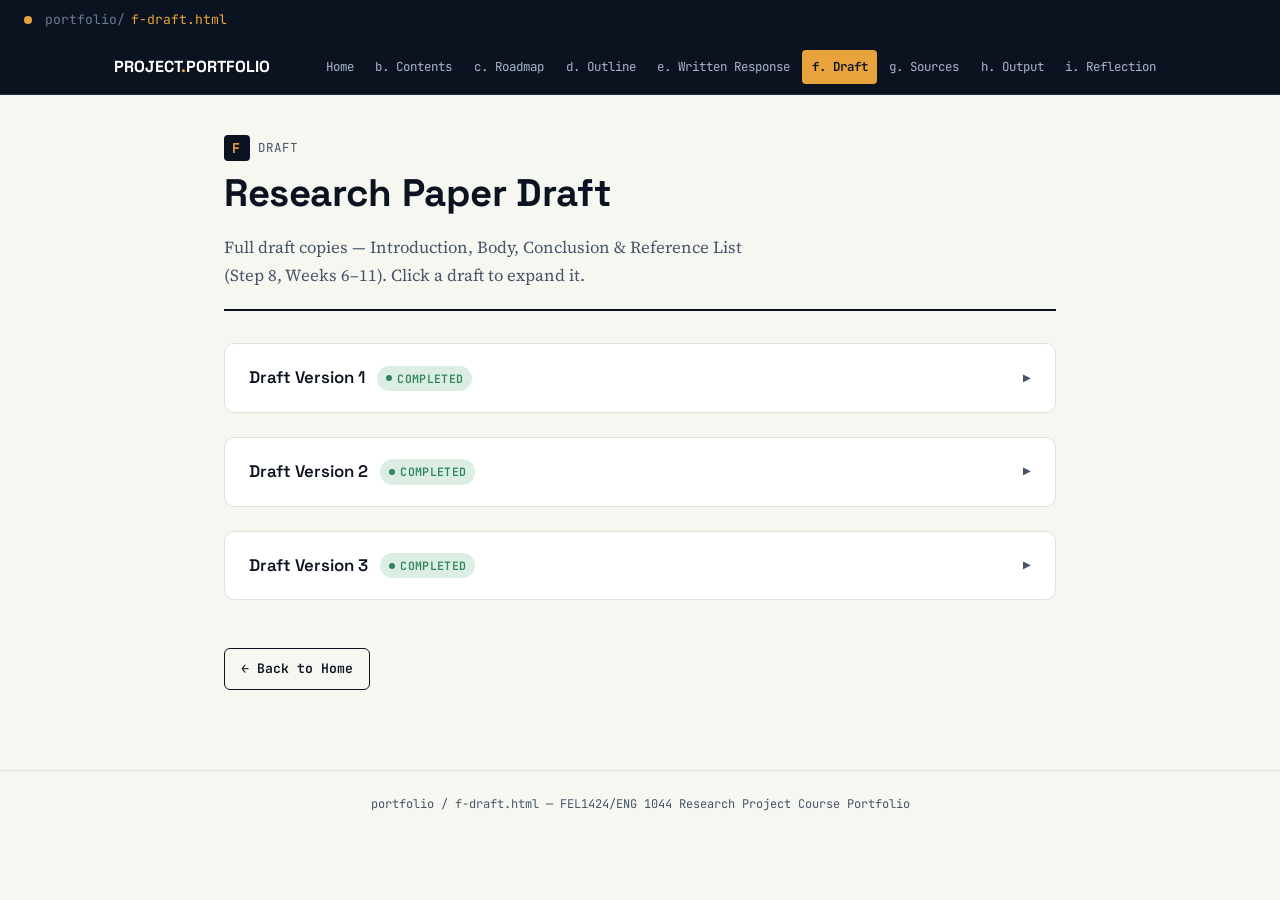
<file: f-draft.html>
<!DOCTYPE html>
<html lang="en">
<head>
<meta charset="UTF-8">
<meta name="viewport" content="width=device-width, initial-scale=1.0">
<title>Draft — FEL1424/ENG 1044 Portfolio</title>
<link rel="stylesheet" href="styles.css">
<script>window.CURRENT_PAGE='draft'; window.CURRENT_PATH='portfolio/f-draft.html';</script>
<style>
  .response-card { padding: 0; overflow: hidden; }
  .response-card summary { list-style: none; cursor: pointer; padding: 1.25rem 1.5rem; display: flex; align-items: center; justify-content: space-between; gap: 1rem; }
  .response-card summary::-webkit-details-marker { display: none; }
  .response-card summary .rc-title { display: flex; align-items: center; gap: 0.75rem; font-family: var(--font-display); font-weight: 600; font-size: 1.05rem; }
  .response-card summary .rc-arrow { font-family: var(--font-mono); font-size: 0.8rem; color: var(--slate); transition: transform 0.15s ease; }
  .response-card[open] summary .rc-arrow { transform: rotate(90deg); }
  .response-card .rc-body { padding: 0 1.5rem 1.5rem; border-top: 1px solid var(--line); }
  .response-card .rc-body p { margin: 0 0 1rem; line-height: 1.65; }
  .response-card .rc-body h3 { margin: 1.5rem 0 0.5rem; }
  .response-card .rc-body h3:first-of-type { margin-top: 1.25rem; }
  .response-card .rc-note { font-size: 0.85rem; color: var(--slate); font-style: italic; margin: 1rem 0; }
  .response-card .rc-refs { font-size: 0.85rem; color: var(--slate); margin-top: 1.25rem; padding-top: 1rem; border-top: 1px dashed var(--line); }
  .response-card .rc-refs p { margin: 0 0 0.5rem; line-height: 1.5; }
</style>
</head>
<body>
<div id="topbar-mount"></div>
<div id="nav-mount"></div>
<main>
  <section class="page-header">
    <div class="eyebrow"><span class="letter-badge">f</span> Draft</div>
    <h1>Research Paper Draft</h1>
    <p class="lede">Full draft copies — Introduction, Body, Conclusion &amp; Reference List (Step 8, Weeks 6–11). Click a draft to expand it.</p>
  </section>

  <!-- ===== DRAFT 1 ===== -->
  <details class="card response-card">
    <summary>
      <span class="rc-title">Draft Version 1 <span class="chip done">Completed</span></span>
      <span class="rc-arrow">▶</span>
    </summary>
    <div class="rc-body">
      <div class="tag-list"><span class="tag">1st Draft Template</span><span class="tag">Body only</span></div>
      <p class="rc-note">This version covers the three body sections only. The Introduction and Conclusion were still template placeholders at this stage and had not been written yet — they were completed in Draft 2.</p>

      <h3>Increasing Motivations — Chew Ker Zhen</h3>
      <p><strong>Transition:</strong> Furthermore, gamification features play an important role in improving students' motivation in online learning environments.</p>
      <p><strong>Topic Sentence:</strong> Gamification features such as badges, leaderboards, points, and progress tracking increase students' motivation by making online learning activities more interactive, enjoyable, and rewarding.</p>
      <p><strong>Supporting Points:</strong> Gamification features encourage active participation and engagement in online learning platforms through reward-based systems such as points, badges, and leaderboards; Khaldi et al. (2023) found that points, badges, leaderboards, levels, and feedback are among the most commonly used game elements in e-learning systems to improve student engagement and participation. Gamified online learning environments also increase students' intrinsic motivation by satisfying psychological needs such as autonomy, achievement, and relatedness, as Li, Hew, and Du (2024) explained that gamification positively enhances students' intrinsic motivation and perceptions of autonomy and relatedness in educational settings. Gamification further improves students' learning experience by making online learning more interactive and enjoyable, with Rivera and Garden (2021) stating that structured gamification frameworks can support meaningful student engagement and sustained participation. In addition, elements such as challenges, storytelling, and progression systems can sustain students' interest and commitment, as Khaldi et al. (2023) highlighted that recent studies increasingly use deeper game elements such as challenges and narratives to strengthen learner motivation and engagement.</p>
      <p><strong>Concluding Remark:</strong> Overall, gamification features positively influence students' motivation in online learning platforms because they increase participation, engagement, and enjoyment while creating a more interactive and rewarding learning experience.</p>

      <h3>Self-Regulated Learning — Kyal Sinn Ye Htut</h3>
      <p><strong>Transition:</strong> Self-regulated learning through gamification.</p>
      <p><strong>Topic Sentence:</strong> Gamification features in online learning platforms encourage self-regulated learning by increasing students' intrinsic motivation, autonomy, engagement, and learning persistence.</p>
      <p><strong>Supporting Points:</strong> Nguyen-Viet and Doan Ngoc Minh (2025) found that gamification features such as achievement, immersion, and social interaction significantly improve students' intrinsic motivation and learning effectiveness, and that students with stronger self-regulation are better able to stay motivated and actively manage their own learning process. Li, Hew, and Du (2024) reported that gamification enhances intrinsic motivation, autonomy, and relatedness, allowing students to feel more in control of their learning; these psychological factors encourage learners to set goals, monitor their progress, and remain engaged throughout online courses. Astuti et al. (2025) explained that students experience greater perceived enjoyment when gamified activities satisfy their needs for autonomy and competence, and as students enjoy learning and feel capable of completing tasks independently, they become more motivated to regulate their own learning behaviours.</p>
      <p><strong>Concluding Remark:</strong> Therefore, by increasing intrinsic motivation, supporting autonomy, and encouraging active participation, gamification enables students to develop stronger self-regulated learning skills, leading to more effective online learning.</p>

      <h3>Sparked Interest — Alex Yeo Wei Onn</h3>
      <p><strong>Transition:</strong> The interest sparked by gamification.</p>
      <p><strong>Topic Sentence:</strong> Incorporating gamification, interactivity, and culture-related content into online courses can enhance students' learning interest.</p>
      <p><strong>Supporting Points:</strong> Integrating gamification, interactivity, and culturally relevant content into online courses can enhance students' perceived enjoyment; while overuse of gamification mechanisms can decrease user interest in learning, it can also stimulate student interest, reduce the tedium of learning, and thus increase learning efficiency. Astuti et al. (2025) said that perceived enjoyment is closely tied to intrinsic motivation and to the satisfaction of autonomy and competence needs, and students enjoy learning more when they feel in control and capable. Hadi Mogavi et al. (2022) found that the overuse of gamification mechanics can reduce users' interest in learning, and after excessive gamification, learning naturally becomes less enjoyable, with some students becoming so engrossed that they see real learning as an obstacle. Mat Zin &amp; Md Osman (2026) said that gamified learning can make lessons more challenging, fun, and interactive, and students are often more motivated to engage in learning when they use digital tools that are perceived as interesting and engaging.</p>
      <p><strong>Concluding Remark:</strong> Integrating gamification, interactivity, and culturally relevant content into online courses can increase students' learning interest and motivate them to learn more, thereby improving efficiency.</p>

      <div class="rc-refs">
        <p><strong>References</strong></p>
        <p>Astuti, R., Agustina, P., &amp; Agustina, L. (2025). Analysis of the Influence of Gamification Based Digital Learning Media on Students' Learning Interests Evolution. <em>Jurnal Penelitian Pendidikan IPA, 11</em>(6), 160–166. https://doi.org/10.29303/jppipa.v11i6.11114</p>
        <p>Hadi Mogavi, R., Guo, B., Zhang, Y., Haq, E.-U., Hui, P., &amp; Ma, X. (2022). When Gamification Spoils Your Learning: A Qualitative Case Study of Gamification Misuse in a Language-Learning App. <em>Proceedings of the Ninth ACM Conference on Learning @ Scale</em>. https://doi.org/10.1145/3491140.3528274</p>
        <p>Khaldi, A., Bouzidi, R., &amp; Nader, F. (2023). Gamification of e-learning in higher education: a systematic literature review. <em>Smart Learning Environments, 10</em>(1). https://doi.org/10.1186/s40561-023-00227-z</p>
        <p>Li, L., Khe Foon Hew, &amp; Du, J. (2024). Gamification enhances student intrinsic motivation, perceptions of autonomy and relatedness, but minimal impact on competency: a meta-analysis and systematic review. <em>Educational Technology Research and Development, 72</em>. https://doi.org/10.1007/s11423-023-10337-7</p>
        <p>Mat Zin, A. F., &amp; Md Osman, S. Z. (2026). The Influence of Perceived Ease of Use, Perceived Usefulness, Self-Efficacy, Digital Literacy, and Perceived Enjoyment on Online Learning Motivation among Secondary School Students in Baling, Kedah. <em>EDUCATUM Journal of Social Sciences, 12</em>, 63. https://doi.org/10.37134/ejoss.vol12.sp.8.2026</p>
        <p>Mursalin, M., Muhammad, I., Fonna, M., Nuraina, N., Muliana, M., Nufus, H., Ali, M., &amp; Armita, D. (2025). The role of Gamification in Increasing Motivation to Learn Mathematics: A scoping review. <em>Electronic Journal of Education, Social Economics and Technology</em>. https://doi.org/10.33122/ejeset.v6i2.1354</p>
        <p>Nguyen-Viet, B., &amp; Doan Ngoc Minh, H. (2025). How Gamification Enhances Learning Effectiveness Through Blended Learning and Intrinsic Motivation: The Moderating Effects of Self-Regulation. <em>Sage Open, 15</em>(4). https://doi.org/10.1177/21582440251385846</p>
        <p>Nugroho, M. A., Salma, A., Pradipa, A. R., &amp; Putra, E. P. (2025). Exploring the Negative Effects of Gamification on Students: A PRISMA-Based Systematic Literature Review. <em>2025 International Conference on Computer and Applications (ICCA)</em>, 1–7. https://doi.org/10.1109/icca66035.2025.11431021</p>
        <p>Rivera, E. S., &amp; Garden, C. L. P. (2021). Gamification for student engagement: a framework. <em>Journal of Further and Higher Education, 45</em>(7), 999–1012. https://doi.org/10.1080/0309877x.2021.1875201</p>
      </div>
    </div>
  </details>

  <!-- ===== DRAFT 2 ===== -->
  <details class="card response-card">
    <summary>
      <span class="rc-title">Draft Version 2 <span class="chip done">Completed</span></span>
      <span class="rc-arrow">▶</span>
    </summary>
    <div class="rc-body">
      <div class="tag-list"><span class="tag">2nd Draft Template</span><span class="tag">Full draft</span></div>

      <h3>Introduction — Alex Yeo Wei Onn</h3>
      <p>Gamification in education is like sugar in a child's diet — extremely appealing in the short term, but counterproductive if overused. The concept of gamification in education was proposed to increase its appeal. It's worth noting that although this concept is relatively new, teachers have been using it for years. In fact, for many years, excellent educators have been using gamification-like teaching strategies to enhance student engagement, such as incorporating elements of challenges, rules, and goals. Therefore, gamification is not a new concept, and teachers have been using it for some time. Although the term "gamification" is relatively new, its theoretical framework provides valuable support for learning design (Rivera &amp; Garden, 2021). Gamification significantly impacts learners' motivation and enhances creativity, critical thinking, and communication skills. It can also improve students' academic performance (Nguyen-Viet &amp; Doan Ngoc Minh, 2025). However, gamification itself can become a new distraction in learning. Gamification abuse occurs when students become overly engrossed in gamification and lose focus on learning. This abuse wastes students' valuable time and negatively impacts their learning efficiency (Hadi Mogavi et al., 2022). This article will start from self-regulated learning, increasing motivations and sparks discuss the effect of gamification features on students' motivation in online learning platforms.</p>

      <h3>Self-Regulated Learning — Kyal Sinn Ye Htut</h3>
      <p>Gamification can help students regulate their own learning by increasing the intrinsic motivation given that it is properly designed and paired with the right supporting tools. However, poorly designed system will instead hurt the motivation and progress of the students (Mursalin et al., 2025; Nguyen‑Viet &amp; Doan Ngoc Minh, 2025; Nugroho et al., 2025). The students' abilities to plan, monitor, evaluate and control their own learning behaviours in order to achieve their own academic goals is called Self regulated learning. As gamification has increasingly become popular with the rise of online learning, students are encouraged to take greater responsibilities for their own learning. However, these benefits solely depend on whether the gamification systems are carefully designed to support students' learning rather than simply fueling harmful competition between students or entertaining them.</p>
      <p>Mursalin et al. (2025) conducted a systematic review of 30 studies published between 2010 and 2022 and found that properly designed gamification system gradually improves students' enthusiasm and engagement across different educational levels. The review showed positive impact on motivation with most studies showing improvement of 20 to 35% when game features are integrated into teaching. Rather than relying only on ranks and points, the most effective learning environments incorporate structural feedback, progressive missions and collaborative activities that were closely aligned with learning objectives. These elements encourage students to monitor their own progress and remain engaged throughout their studies. As a result, gamification system serve not only as a motivational tool but also a vital feature that supports the development of self regulated learning by satisfying the students' needs for autonomy, competence and relatedness.</p>
      <p>Similarly, Nguyen-Viet and Doan Ngoc Minh (2025) provided evidence supporting the relationship between gamification and self regulated learning. Their study analysed data collected from 659 Vietnamese university students and examined the effects of achievement, immersion, and social interaction on learning effectiveness. The researchers found that self regulation acts as a moderating variable in the relationship between intrinsic motivation and learning effectiveness. Students who were able to plan better, regulate their learning and monitor their own progress gained greater benefits from gamified learning environments than students with weaker self regulating abilities. Based on these findings, the authors suggested that combining teaching strategies such as planning prompts, tracking tools and reflection activities with gamification system will help students increase motivation into achieving meaningful academic goals.</p>
      <p>However, gamification does not always lead to beneficial outcomes. Nugroho et al. (2025) argued that poorly designed gamification can reduce rather than strengthen students' motivation and self regulated learning. Their research found that relying excessively on external rewards, points accumulation and class ranking will lead to unnecessary stress, unhealthy competition among students and unwanted negative social hierarchy. Instead of focusing on understanding the learning materials, students will put all their focus on obtaining high ranking which ultimately weaken intrinsic motivation and lead to surface level learning. Therefore, the effectiveness of gamification solely depends on thoughtful design which focus on aligning with learning objectives, provide adaptive feedback and encourage learner autonomy and self monitoring. With all the right objectives in designs, gamification can become highly effective strategy for developing self regulated learners. However, implementing superficially without education purpose will undermine students' confidence and long term learning outcomes.</p>

      <h3>Increasing Motivations — Chew Ker Zhen</h3>
      <p>Moreover, the existing literature revealed that gamification plays an imperative role in motivating students in the online learning platforms. The adoption of gamification elements in education makes learning more interactive, fun and rewarding and motivates students to learn actively and participate in the learning process.</p>
      <p>Khaldi et al. (2023) conducted a systematic review of 90 studies to conclude that the major gamification elements that are commonly integrated into e-learning systems in higher education are points, badges, leaderboards, levels and feedback as these play an effective role in achieving learner interest and participation. The authors also noted that the recent studies feature challenges and storytelling elements to sustain learners' interest beyond just what can be given through reward systems. Challenge elements, in particular, are becoming increasingly common in recent studies. Gamification also builds the intrinsic motivation of students, beyond increasing participation.</p>
      <p>In a systematic research and meta-analysis that examined 31 studies, Li, Hew and Du (2024) have concluded that gamification generates a significant and positive effect on intrinsic motivation and students' perceptions of autonomy and relatedness. Based on their study findings, meaningful choices, a feeling of social connection and a sense of ownership in learning are important to motivate students to participate in online learning activities. In the study, however, the impact of gamification on perceived competence is minimal and game elements need to be created appropriately, not as a means of giving positive reinforcement.</p>
      <p>Rivera and Garden (2021) also believed a key component of gamification is to have intentional lesson design, and not just insert the game elements into a course. They offered the Framework of the Gamification for Student Engagement that was able to guide teachers to systematically select game attributes based on the specific engagement outcomes they hope to obtain. It provides a balance between the theoretical knowledge and application to create learning activities with gamification, making it possible to provide behavioural, cognitive and affective involvement rather than superficial involvement.</p>
      <p>Overall, these research simply proves that if gamification features are designed appropriately, they can positively affect online learner motivation if it is compatible with the learner's psychological needs, boost active participation in the learning process, and match the learning goals with the game elements.</p>

      <h3>Sparked Interest — Alex Yeo Wei Onn</h3>
      <p>In addition, incorporating gamification, interactivity, and culture-related content into online courses can enhance students' learning interest. While overuse of gamification mechanisms can decrease user interest in learning, it can also stimulate student interest, reduce the tedium of learning, and thus increase learning efficiency.</p>
      <p>Astuti et al. (2025) said that perceived enjoyment is closely tied to intrinsic motivation and to the satisfaction of autonomy and competence needs — students enjoy learning more when they feel in control and capable. Incorporating gamification, interactivity, and culturally relevant content into online courses can enhance perceived enjoyment, thereby improving the efficiency of online learning.</p>
      <p>However, Hadi Mogavi et al. (2022) found that the overuse of gamification mechanics can reduce users' interest in learning. After excessive gamification, learning will naturally become less enjoyable. Sometimes, students become so engrossed in it that they see real learning as an obstacle to their success in gamified learning.</p>
      <p>Nevertheless, gamified learning is still effective. Mat Zin &amp; Md Osman (2026) said that gamified learning can make lessons more challenging, fun, and interactive, and students are often more motivated to engage in learning when they use digital tools that are perceived as interesting and engaging. Gamification features can increase student interest, reduce boredom, and create fun learning experiences for students.</p>
      <p>In summary, integrating gamification, interactivity, and culturally relevant content into online courses can increase students' learning interest and motivate them to learn more, thereby improving efficiency.</p>

      <h3>Conclusion — Chew Ker Zhen</h3>
      <p>In conclusion, the reviewed literature of the present papers confirm that it has mostly positive effects on students' motivation in online learning platforms when it is well designed and implemented, such as by enhancing self-regulated learning, intrinsic motivation, and maintaining the interest in learning, among others.</p>
      <p>Firstly, the study identified that gamification facilitated the SRL mechanism by creating an intrinsic motivation, autonomy, and relatedness for the students. Features like achievement systems and social interactions promote learners' autonomy in studying as emphasized by Nguyen-Viet and Doan Ngoc Minh (2025), and when learners' needs for autonomy and competence are satisfied, they can manage their learning behaviors more effectively on their own, as found by Li, Hew, and Du (2024) and Astuti et al. (2025). Secondly, it was demonstrated that gamification directly contributed to enhancing student motivation and involvement. According to Khaldi et al. (2023), the most popular components widely used in higher education e-learning systems are points, badges, leaderboards, and feedback, while Li, Hew and Du (2024) found that gamification can positively influence intrinsic motivation, relatedness and autonomy perceptions, and that its motivation effects on competence perceptions are rather limited. Rivera and Garden (2021) further emphasized that all these benefits can only be realized when instructional design is intentional, which is achieved through their Gamification for Student Engagement Framework.</p>
      <p>Meanwhile, gamification is recognized as having its drawbacks in literature. Overuse of gamification mechanics, however, may have a negative effect and might result in diminished students' actual interest in the learning content and sometimes even in favouring the game elements over the learning content itself (Hadi Mogavi et al., 2022). However, the concern was challenged by findings which showed that when game elements are used in moderation and tailored to fit students' psychological needs, they can still be effective motivation tools, namely by Mat Zin and Md Osman (2026) and by Astuti et al. (2025), who both stated that gamified, interactive and culturally relevant digital learning tools can still improve student engagement and enjoyment in learning, and that the danger of gamification reducing the quality of learning lies not in the use of game elements, but in the manner in which they are used.</p>
      <p>Finally, this paper concludes that gamification is a strong tool to boost student motivation in online learning settings, as designed and managed purposefully and moderately. Rather than simply placing points and badges into learning experiences, educators and instructional designers should employ learning frameworks that match game elements to learners' psychological needs and discrete types of engagement. Future studies should look into what the ideal thresholds are for gamification use, to ensure that it has the maximum motivational effect without causing disengagement due to overusing it.</p>

      <div class="rc-refs">
        <p><strong>References</strong></p>
        <p>Astuti, R., Agustina, P., &amp; Agustina, L. (2025). Analysis of the Influence of Gamification Based Digital Learning Media on Students' Learning Interests Evolution. <em>Jurnal Penelitian Pendidikan IPA, 11</em>(6), 160–166. https://doi.org/10.29303/jppipa.v11i6.11114</p>
        <p>Hadi Mogavi, R., Guo, B., Zhang, Y., Haq, E.-U., Hui, P., &amp; Ma, X. (2022). When Gamification Spoils Your Learning: A Qualitative Case Study of Gamification Misuse in a Language-Learning App. <em>Proceedings of the Ninth ACM Conference on Learning @ Scale</em>. https://doi.org/10.1145/3491140.3528274</p>
        <p>Khaldi, A., Bouzidi, R., &amp; Nader, F. (2023). Gamification of e-learning in higher education: a systematic literature review. <em>Smart Learning Environments, 10</em>(1). https://doi.org/10.1186/s40561-023-00227-z</p>
        <p>Li, L., Khe Foon Hew, &amp; Du, J. (2024). Gamification enhances student intrinsic motivation, perceptions of autonomy and relatedness, but minimal impact on competency: a meta-analysis and systematic review. <em>Educational Technology Research and Development, 72</em>. https://doi.org/10.1007/s11423-023-10337-7</p>
        <p>Mat Zin, A. F., &amp; Md Osman, S. Z. (2026). The Influence of Perceived Ease of Use, Perceived Usefulness, Self-Efficacy, Digital Literacy, and Perceived Enjoyment on Online Learning Motivation among Secondary School Students in Baling, Kedah. <em>EDUCATUM Journal of Social Sciences, 12</em>, 63. https://doi.org/10.37134/ejoss.vol12.sp.8.2026</p>
        <p>Mursalin, M., Muhammad, I., Fonna, M., Nuraina, N., Muliana, M., Nufus, H., Ali, M., &amp; Armita, D. (2025). The role of Gamification in Increasing Motivation to Learn Mathematics: A scoping review. <em>Electronic Journal of Education, Social Economics and Technology</em>. https://doi.org/10.33122/ejeset.v6i2.1354</p>
        <p>Nguyen-Viet, B., &amp; Doan Ngoc Minh, H. (2025). How Gamification Enhances Learning Effectiveness Through Blended Learning and Intrinsic Motivation: The Moderating Effects of Self-Regulation. <em>Sage Open, 15</em>(4). https://doi.org/10.1177/21582440251385846</p>
        <p>Nugroho, M. A., Salma, A., Pradipa, A. R., &amp; Putra, E. P. (2025). Exploring the Negative Effects of Gamification on Students: A PRISMA-Based Systematic Literature Review. <em>2025 International Conference on Computer and Applications (ICCA)</em>, 1–7. https://doi.org/10.1109/icca66035.2025.11431021</p>
        <p>Rivera, E. S., &amp; Garden, C. L. P. (2021). Gamification for student engagement: a framework. <em>Journal of Further and Higher Education, 45</em>(7), 999–1012. https://doi.org/10.1080/0309877x.2021.1875201</p>
      </div>
    </div>
  </details>

  <!-- ===== DRAFT 3 ===== -->
  <details class="card response-card">
    <summary>
      <span class="rc-title">Draft Version 3 <span class="chip done">Completed</span></span>
      <span class="rc-arrow">▶</span>
    </summary>
    <div class="rc-body">
      <div class="tag-list"><span class="tag">Revised full draft</span><span class="tag">Turnitin 1st Upload</span><span class="tag">Submitted: 13 July 2026</span></div>

      <h3>1.0 Introduction — Alex Yeo Wei Onn</h3>
      <p><strong>1.1</strong> Gamification in education is similar to sugar in a child's diet, extremely appealing in the short term, but counterproductive if overused. The concept of gamification in education was proposed to increase its appeal. It's worth noting that although this concept is relatively new, teachers have been using it for years. In fact, for many years, excellent educators have been using gamification such as teaching strategies to enhance student engagement, such as incorporating elements of challenges, rules, and goals. Therefore, gamification is not a new concept. Although the term "gamification" is relatively new, its theoretical framework provides valuable support for learning design (Rivera &amp; Garden, 2021).</p>
      <p><strong>1.2</strong> Gamification significantly impacts learners' motivation and enhances creativity, critical thinking, and communication skills. It can also improve students' academic performance (Nguyen-Viet &amp; Doan Ngoc Minh, 2025). However, gamification itself can become a new distraction in learning. Gamification abuse occurs when students become overly engrossed in gamification and lose focus on learning. This abuse wastes students' valuable time and negatively impacts their learning efficiency (Hadi Mogavi et al., 2022). This article will start from self-regulated learning, increasing motivations and sparks discuss the effect of gamification features on students' motivation in online learning platforms.</p>

      <h3>2.0 Self-Regulated Learning</h3>
      <p>The students' abilities to plan, monitor, evaluate and control their own learning behaviours in order to achieve their own academic goals is called Self regulated learning. Gamification can help students regulate their own learning by increasing the intrinsic motivation given that it is properly designed and paired with the right supporting tools. However, poorly designed system will instead hurt the motivation and progress of the students (Mursalin et al., 2025; Nguyen‑Viet &amp; Doan Ngoc Minh, 2025; Nugroho et al., 2025). As gamification has increasingly become popular with the rise of online learning, students are encouraged to take greater responsibilities for their own learning. However, these benefits largely depend on whether the gamification systems are carefully designed to support students' learning rather than simply fueling harmful competition between students or entertaining them.</p>
      <p>Therefore, a research regarding thoughtful designs on gamification promoting students' self regulated learning has been done to provide a systematic review. Mursalin et al. (2025) conducted a systematic review of 30 studies published between 2010 and 2022 and found that properly designed gamification system gradually improves students' enthusiasm and engagement across different educational levels. The review showed positive impact on motivation with most studies showing improvement of 20 to 35% when game features are integrated into teaching. Rather than relying only on ranks and points, the most effective learning environments incorporate structural feedback, progressive missions and collaborative activities that were closely aligned with learning objectives. These elements encourage students to monitor their own progress because continuous feedback allows the students to adjust their own learning pace, strategies and evaluate whether they are meeting their own goals, all of which are the essence of self regulated learning. As a result, gamification system serve not only as a motivational tool but also a vital feature that supports the development of self regulated learning by satisfying the students' needs for autonomy, competence and relatedness.</p>
      <p>Similarly, Nguyen-Viet and Doan Ngoc Minh (2025) provided evidence supporting the relationship between gamification and self regulated learning. Their study analysed data collected from 659 Vietnamese university students and examined the effects of achievement, immersion, and social interaction on learning effectiveness. The researchers found that self regulation acts as a moderating variable in the relationship between intrinsic motivation and learning effectiveness. Students who were able to plan better, regulate their learning and monitor their own progress gained greater benefits from gamified learning environments than students with weaker self regulating abilities. Based on these findings, the authors suggested that combining teaching strategies such as planning prompts, tracking tools and reflection activities with gamification system will help students increase motivation into achieving meaningful academic goals.</p>
      <p>However, gamification does not always lead to beneficial outcomes. Nugroho et al. (2025) argued that poorly designed gamification can reduce rather than strengthen students' motivation and self regulated learning. Their research found that relying excessively on external rewards, points accumulation and class ranking will lead to unnecessary stress, unhealthy competition among students and unwanted negative social hierarchy. Instead of focusing on understanding the learning materials, students will put all their focus on obtaining high ranking which ultimately weaken intrinsic motivation and lead to surface level learning. Therefore, the effectiveness of gamification solely depends on thoughtful design which focus on aligning with learning objectives, provide adaptive feedback and encourage learner autonomy and self monitoring. With all the right objectives in designs, gamification can become highly effective strategy for developing self regulated learners. However, implementing superficially without education purpose will undermine students' confidence and long term learning outcomes.</p>

      <h3>3.0 Increasing Motivations</h3>
      <p>Moreover, the existing literature revealed that gamification plays an imperative role in motivating students in the online learning platforms. The adoption of gamification elements in education makes learning more interactive, fun and rewarding and motivates students to learn actively and participate in the learning process.</p>
      <p>Khaldi et al. (2023) conducted a systematic review of 90 studies to conclude that the major gamification elements that are commonly integrated into e-learning systems in higher education are points, badges, leaderboards, levels and feedback as these play an effective role in achieving learner interest and participation. The authors also noted that the recent studies feature challenges and storytelling elements to sustain learners' interest beyond just what can be given through reward systems. Challenge elements, in particular, are becoming increasingly common in recent studies. Gamification also builds the intrinsic motivation of students, beyond increasing participation.</p>
      <p>In a systematic research and meta-analysis that examined 31 studies, Li, Hew and Du (2024) have concluded that gamification generates a significant and positive effect on intrinsic motivation and students' perceptions of autonomy and relatedness. Based on their study findings, meaningful choices, a feeling of social connection and a sense of ownership in learning are important to motivate students to participate in online learning activities. In the study, however, the impact of gamification on perceived competence is minimal and game elements need to be created appropriately, not as a means of giving positive reinforcement.</p>
      <p>Rivera and Garden (2021) also believed a key component of gamification is to have intentional lesson design, and not just insert the game elements into a course. They offered the Framework of the Gamification for Student Engagement that was able to guide teachers to systematically select game attributes based on the specific engagement outcomes they hope to obtain. It provides a balance between the theoretical knowledge and application to create learning activities with gamification, making it possible to provide behavioural, cognitive and affective involvement rather than superficial involvement.</p>
      <p>Overall, these research simply proves that if gamification features are designed appropriately, they can positively affect online learner motivation if it is compatible with the learner's psychological needs, boost active participation in the learning process, and match the learning goals with the game elements.</p>

      <h3>4.0 Sparked Interest</h3>
      <p>In addition, incorporating gamification, interactivity, and culture-related content into online courses can enhance students' learning interest. While overuse of gamification mechanisms can decrease user interest in learning, it can also stimulate student interest, reduce the tedium of learning, and thus increase learning efficiency.</p>
      <p>Astuti et al. (2025) said that perceived enjoyment is closely tied to intrinsic motivation and to the satisfaction of autonomy and competence needs — students enjoy learning more when they feel in control and capable. Incorporating gamification, interactivity, and culturally relevant content into online courses can enhance perceived enjoyment, thereby improving the efficiency of online learning.</p>
      <p>However, Hadi Mogavi et al. (2022) found that the overuse of gamification mechanics can reduce users' interest in learning. After excessive gamification, learning will naturally become less enjoyable. Sometimes, students become so engrossed in it that they see real learning as an obstacle to their success in gamified learning.</p>
      <p>Nevertheless, gamified learning is still effective. Mat Zin &amp; Md Osman (2026) said that gamified learning can make lessons more challenging, fun, and interactive, and students are often more motivated to engage in learning when they use digital tools that are perceived as interesting and engaging. Gamification features can increase student interest, reduce boredom, and create fun learning experiences for students.</p>
      <p>In summary, integrating gamification, interactivity, and culturally relevant content into online courses can increase students' learning interest and motivate them to learn more, thereby improving efficiency.</p>

      <h3>6.0 Conclusion</h3>
      <p><strong>6.1</strong> In conclusion, the reviewed literature of the present papers confirm that it has mostly positive effects on students' motivation in online learning platforms when it is well designed and implemented, such as by enhancing self-regulated learning, intrinsic motivation, and maintaining the interest in learning, among others.</p>
      <p><strong>6.2</strong> Firstly, the study identified that gamification facilitated the SRL mechanism by creating an intrinsic motivation, autonomy, and relatedness for the students. Features like achievement systems and social interactions promote learners' autonomy in studying as emphasized by Nguyen-Viet and Doan Ngoc Minh (2025), and when learners' needs for autonomy and competence are satisfied, they can manage their learning behaviors more effectively on their own, as found by Li, Hew, and Du (2024) and Astuti et al. (2025). Secondly, it was demonstrated that gamification directly contributed to enhancing student motivation and involvement. According to Khaldi et al. (2023), the most popular components that are widely used in higher education e-learning systems are points, badges, leaderboards, and feedback, while Li, Hew and Du (2024) found that gamification can positively influence intrinsic motivation, relatedness and autonomy perceptions, and that its motivation effects on competence perceptions are rather limited. Rivera and Garden (2021) further emphasized that all these benefits can only be realized when instructional design is intentional, which is achieved through their Gamification for Student Engagement Framework.</p>
      <p><strong>6.3</strong> Meanwhile, gamification is recognized as having its drawbacks in literature. Overuse of gamification mechanics, however, may have a negative effect and might result in diminished students' actual interest in the learning content and sometimes even in favouring the game elements over the learning content itself (Hadi Mogavi et al., 2022). However, the concern was challenged by the findings which showed that when game elements are used in moderation and tailored to fit students' psychological needs, they can still be effective motivation tools, namely by Mat Zin and Md Osman (2026) and by Astuti et al. (2025), who both stated that gamified, interactive and culturally relevant digital learning tools can still improve student engagement and enjoyment in learning, and that the danger of using gamification reducing the quality of learning is not on the use of game elements, but on the manner in which they are used.</p>
      <p><strong>6.4</strong> Finally, this paper concludes that gamification is a strong tool to boost student motivation in online learning settings, as designed and managed purposefully and moderately. Rather than simply placing points and badges into learning experiences, educators and instructional designers should employ learning frameworks that match game elements to learners' psychological needs and discrete types of engagement. Future studies should look into what the ideal thresholds are for gamification use, to ensure that it has the maximum motivational effect without causing disengagement due to overusing it.</p>

      <div class="rc-refs">
        <p><strong>References</strong></p>
        <p>Astuti, R., Agustina, P., &amp; Agustina, L. (2025). Analysis of the Influence of Gamification Based Digital Learning Media on Students' Learning Interests Evolution. <em>Jurnal Penelitian Pendidikan IPA, 11</em>(6), 160–166. https://doi.org/10.29303/jppipa.v11i6.11114</p>
        <p>Hadi Mogavi, R., Guo, B., Zhang, Y., Haq, E.-U., Hui, P., &amp; Ma, X. (2022). When Gamification Spoils Your Learning: A Qualitative Case Study of Gamification Misuse in a Language-Learning App. <em>Proceedings of the Ninth ACM Conference on Learning @ Scale</em>. https://doi.org/10.1145/3491140.3528274</p>
        <p>Khaldi, A., Bouzidi, R., &amp; Nader, F. (2023). Gamification of e-learning in higher education: a systematic literature review. <em>Smart Learning Environments, 10</em>(1). https://doi.org/10.1186/s40561-023-00227-z</p>
        <p>Li, L., Khe Foon Hew, &amp; Du, J. (2024). Gamification enhances student intrinsic motivation, perceptions of autonomy and relatedness, but minimal impact on competency: a meta-analysis and systematic review. <em>Educational Technology Research and Development, 72</em>. https://doi.org/10.1007/s11423-023-10337-7</p>
        <p>Mat Zin, A. F., &amp; Md Osman, S. Z. (2026). The Influence of Perceived Ease of Use, Perceived Usefulness, Self-Efficacy, Digital Literacy, and Perceived Enjoyment on Online Learning Motivation among Secondary School Students in Baling, Kedah. <em>EDUCATUM Journal of Social Sciences, 12</em>, 63. https://doi.org/10.37134/ejoss.vol12.sp.8.2026</p>
        <p>Mursalin, M., Muhammad, I., Fonna, M., Nuraina, N., Muliana, M., Nufus, H., Ali, M., &amp; Armita, D. (2025). The role of Gamification in Increasing Motivation to Learn Mathematics: A scoping review. <em>Electronic Journal of Education, Social Economics and Technology</em>. https://doi.org/10.33122/ejeset.v6i2.1354</p>
        <p>Nguyen-Viet, B., &amp; Doan Ngoc Minh, H. (2025). How Gamification Enhances Learning Effectiveness Through Blended Learning and Intrinsic Motivation: The Moderating Effects of Self-Regulation. <em>Sage Open, 15</em>(4). https://doi.org/10.1177/21582440251385846</p>
        <p>Nugroho, M. A., Salma, A., Pradipa, A. R., &amp; Putra, E. P. (2025). Exploring the Negative Effects of Gamification on Students: A PRISMA-Based Systematic Literature Review. <em>2025 International Conference on Computer and Applications (ICCA)</em>, 1–7. https://doi.org/10.1109/icca66035.2025.11431021</p>
        <p>Rivera, E. S., &amp; Garden, C. L. P. (2021). Gamification for student engagement: a framework. <em>Journal of Further and Higher Education, 45</em>(7), 999–1012. https://doi.org/10.1080/0309877x.2021.1875201</p>
      </div>
    </div>
  </details>

  <a class="btn outline" href="index.html" style="margin-top:1.5rem;display:inline-flex;">← Back to Home</a>
</main>
<footer class="sitefoot">portfolio / f-draft.html — FEL1424/ENG 1044 Research Project Course Portfolio</footer>
<script src="nav.js"></script>
</body>
</html>
</file>
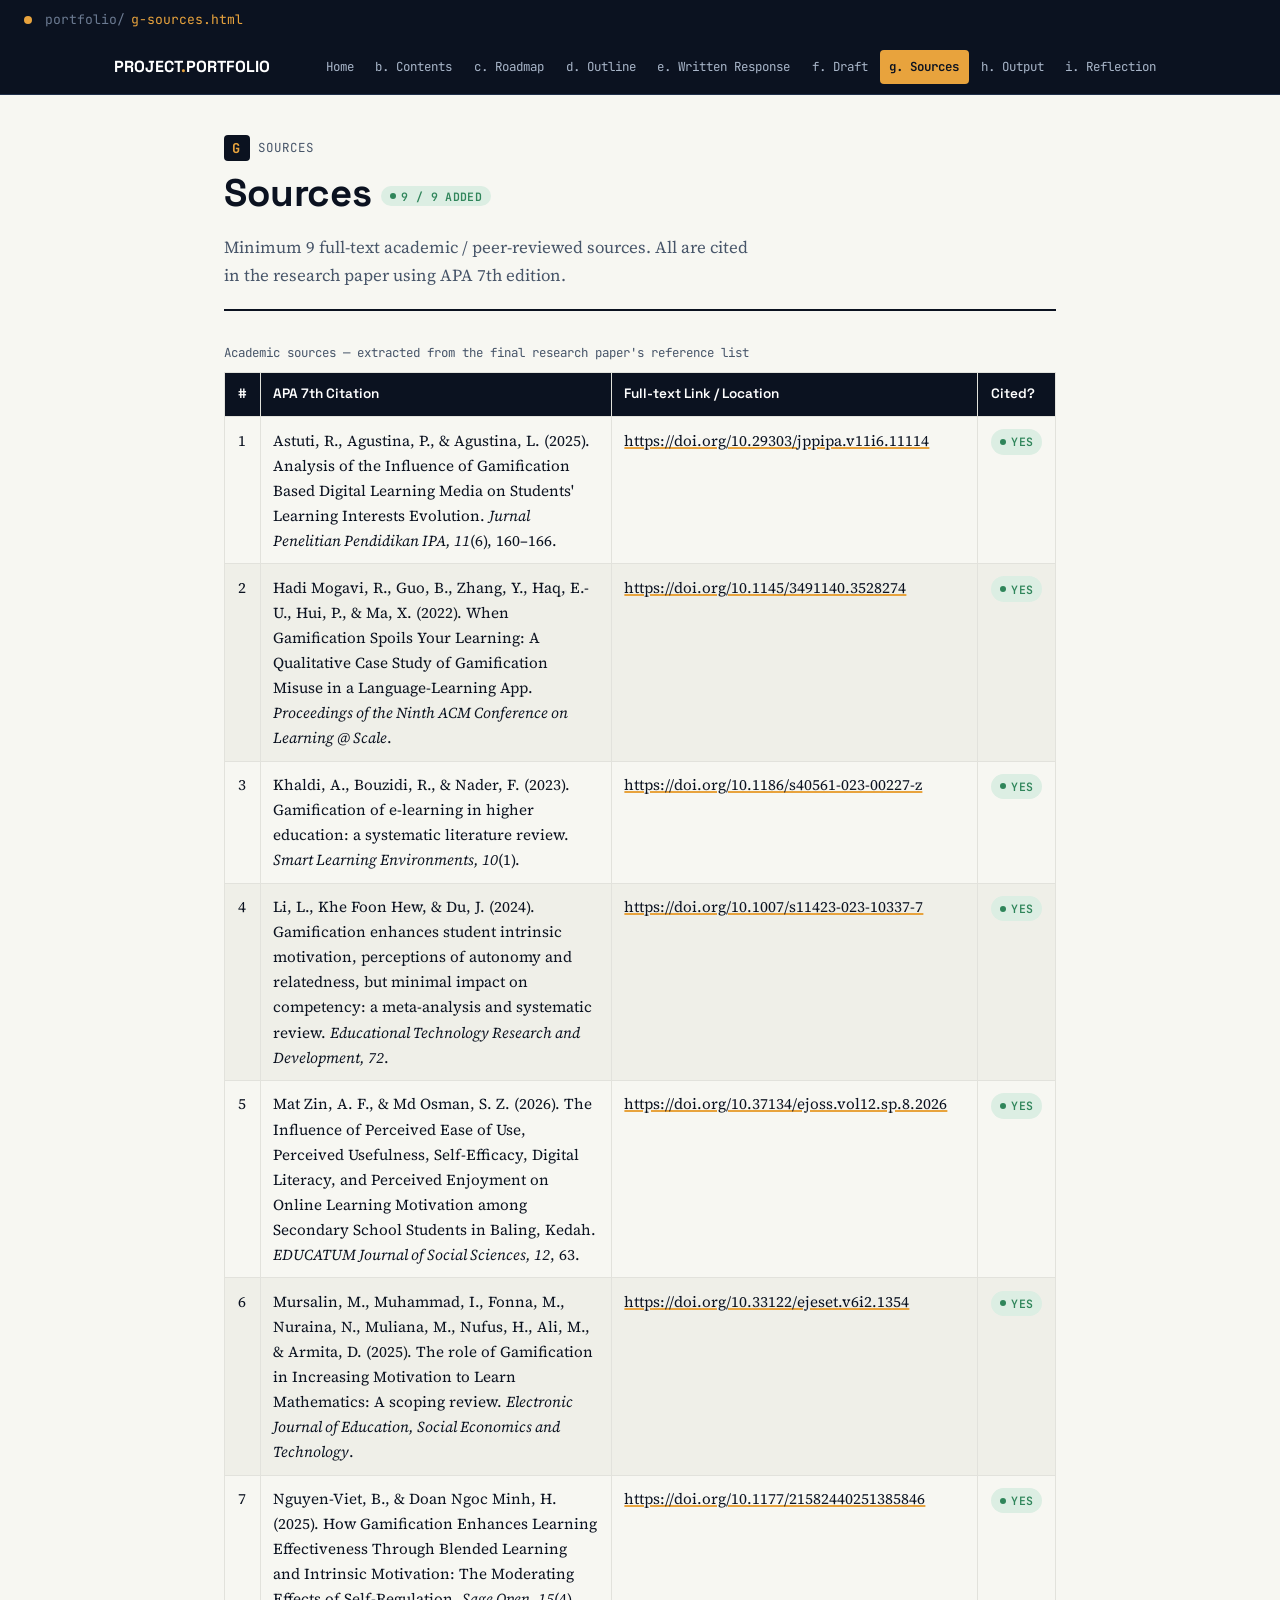
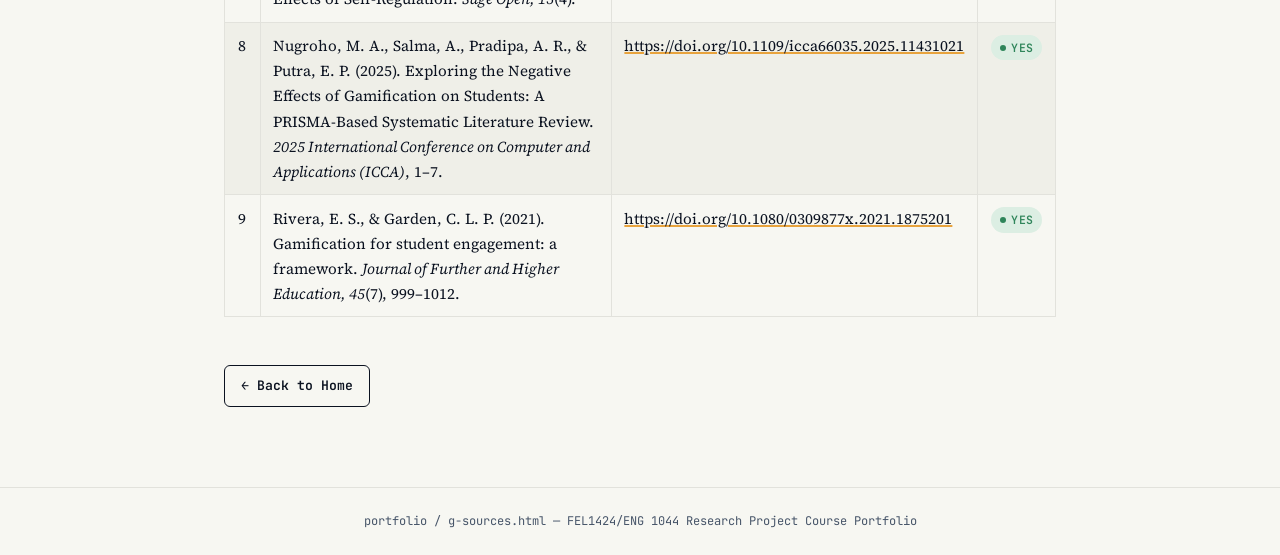
<file: g-sources.html>
<!DOCTYPE html>
<html lang="en">
<head>
<meta charset="UTF-8">
<meta name="viewport" content="width=device-width, initial-scale=1.0">
<title>Sources — FEL1424/ENG 1044 Portfolio</title>
<link rel="stylesheet" href="styles.css">
<script>window.CURRENT_PAGE='sources'; window.CURRENT_PATH='portfolio/g-sources.html';</script>
</head>
<body>
<div id="topbar-mount"></div>
<div id="nav-mount"></div>
<main>
  <section class="page-header">
    <div class="eyebrow"><span class="letter-badge">g</span> Sources</div>
    <h1>Sources <span class="chip done">9 / 9 added</span></h1>
    <p class="lede">Minimum 9 full-text academic / peer-reviewed sources. All are cited in the research paper using APA 7th edition.</p>
  </section>
  <table class="data">
    <caption>Academic sources — extracted from the final research paper's reference list</caption>
    <thead>
      <tr><th>#</th><th>APA 7th Citation</th><th>Full-text Link / Location</th><th>Cited?</th></tr>
    </thead>
    <tbody>
      <tr>
        <td>1</td>
        <td>Astuti, R., Agustina, P., &amp; Agustina, L. (2025). Analysis of the Influence of Gamification Based Digital Learning Media on Students' Learning Interests Evolution. <em>Jurnal Penelitian Pendidikan IPA, 11</em>(6), 160–166.</td>
        <td><a href="https://doi.org/10.29303/jppipa.v11i6.11114" target="_blank" rel="noopener">https://doi.org/10.29303/jppipa.v11i6.11114</a></td>
        <td><span class="chip done">Yes</span></td>
      </tr>
      <tr>
        <td>2</td>
        <td>Hadi Mogavi, R., Guo, B., Zhang, Y., Haq, E.-U., Hui, P., &amp; Ma, X. (2022). When Gamification Spoils Your Learning: A Qualitative Case Study of Gamification Misuse in a Language-Learning App. <em>Proceedings of the Ninth ACM Conference on Learning @ Scale</em>.</td>
        <td><a href="https://doi.org/10.1145/3491140.3528274" target="_blank" rel="noopener">https://doi.org/10.1145/3491140.3528274</a></td>
        <td><span class="chip done">Yes</span></td>
      </tr>
      <tr>
        <td>3</td>
        <td>Khaldi, A., Bouzidi, R., &amp; Nader, F. (2023). Gamification of e-learning in higher education: a systematic literature review. <em>Smart Learning Environments, 10</em>(1).</td>
        <td><a href="https://doi.org/10.1186/s40561-023-00227-z" target="_blank" rel="noopener">https://doi.org/10.1186/s40561-023-00227-z</a></td>
        <td><span class="chip done">Yes</span></td>
      </tr>
      <tr>
        <td>4</td>
        <td>Li, L., Khe Foon Hew, &amp; Du, J. (2024). Gamification enhances student intrinsic motivation, perceptions of autonomy and relatedness, but minimal impact on competency: a meta-analysis and systematic review. <em>Educational Technology Research and Development, 72</em>.</td>
        <td><a href="https://doi.org/10.1007/s11423-023-10337-7" target="_blank" rel="noopener">https://doi.org/10.1007/s11423-023-10337-7</a></td>
        <td><span class="chip done">Yes</span></td>
      </tr>
      <tr>
        <td>5</td>
        <td>Mat Zin, A. F., &amp; Md Osman, S. Z. (2026). The Influence of Perceived Ease of Use, Perceived Usefulness, Self-Efficacy, Digital Literacy, and Perceived Enjoyment on Online Learning Motivation among Secondary School Students in Baling, Kedah. <em>EDUCATUM Journal of Social Sciences, 12</em>, 63.</td>
        <td><a href="https://doi.org/10.37134/ejoss.vol12.sp.8.2026" target="_blank" rel="noopener">https://doi.org/10.37134/ejoss.vol12.sp.8.2026</a></td>
        <td><span class="chip done">Yes</span></td>
      </tr>
      <tr>
        <td>6</td>
        <td>Mursalin, M., Muhammad, I., Fonna, M., Nuraina, N., Muliana, M., Nufus, H., Ali, M., &amp; Armita, D. (2025). The role of Gamification in Increasing Motivation to Learn Mathematics: A scoping review. <em>Electronic Journal of Education, Social Economics and Technology</em>.</td>
        <td><a href="https://doi.org/10.33122/ejeset.v6i2.1354" target="_blank" rel="noopener">https://doi.org/10.33122/ejeset.v6i2.1354</a></td>
        <td><span class="chip done">Yes</span></td>
      </tr>
      <tr>
        <td>7</td>
        <td>Nguyen-Viet, B., &amp; Doan Ngoc Minh, H. (2025). How Gamification Enhances Learning Effectiveness Through Blended Learning and Intrinsic Motivation: The Moderating Effects of Self-Regulation. <em>Sage Open, 15</em>(4).</td>
        <td><a href="https://doi.org/10.1177/21582440251385846" target="_blank" rel="noopener">https://doi.org/10.1177/21582440251385846</a></td>
        <td><span class="chip done">Yes</span></td>
      </tr>
      <tr>
        <td>8</td>
        <td>Nugroho, M. A., Salma, A., Pradipa, A. R., &amp; Putra, E. P. (2025). Exploring the Negative Effects of Gamification on Students: A PRISMA-Based Systematic Literature Review. <em>2025 International Conference on Computer and Applications (ICCA)</em>, 1–7.</td>
        <td><a href="https://doi.org/10.1109/icca66035.2025.11431021" target="_blank" rel="noopener">https://doi.org/10.1109/icca66035.2025.11431021</a></td>
        <td><span class="chip done">Yes</span></td>
      </tr>
      <tr>
        <td>9</td>
        <td>Rivera, E. S., &amp; Garden, C. L. P. (2021). Gamification for student engagement: a framework. <em>Journal of Further and Higher Education, 45</em>(7), 999–1012.</td>
        <td><a href="https://doi.org/10.1080/0309877x.2021.1875201" target="_blank" rel="noopener">https://doi.org/10.1080/0309877x.2021.1875201</a></td>
        <td><span class="chip done">Yes</span></td>
      </tr>
    </tbody>
  </table>
  <a class="btn outline" href="index.html" style="margin-top:1.5rem;display:inline-flex;">← Back to Home</a>
</main>
<footer class="sitefoot">portfolio / g-sources.html — FEL1424/ENG 1044 Research Project Course Portfolio</footer>
<script src="nav.js"></script>
</body>
</html>
</file>
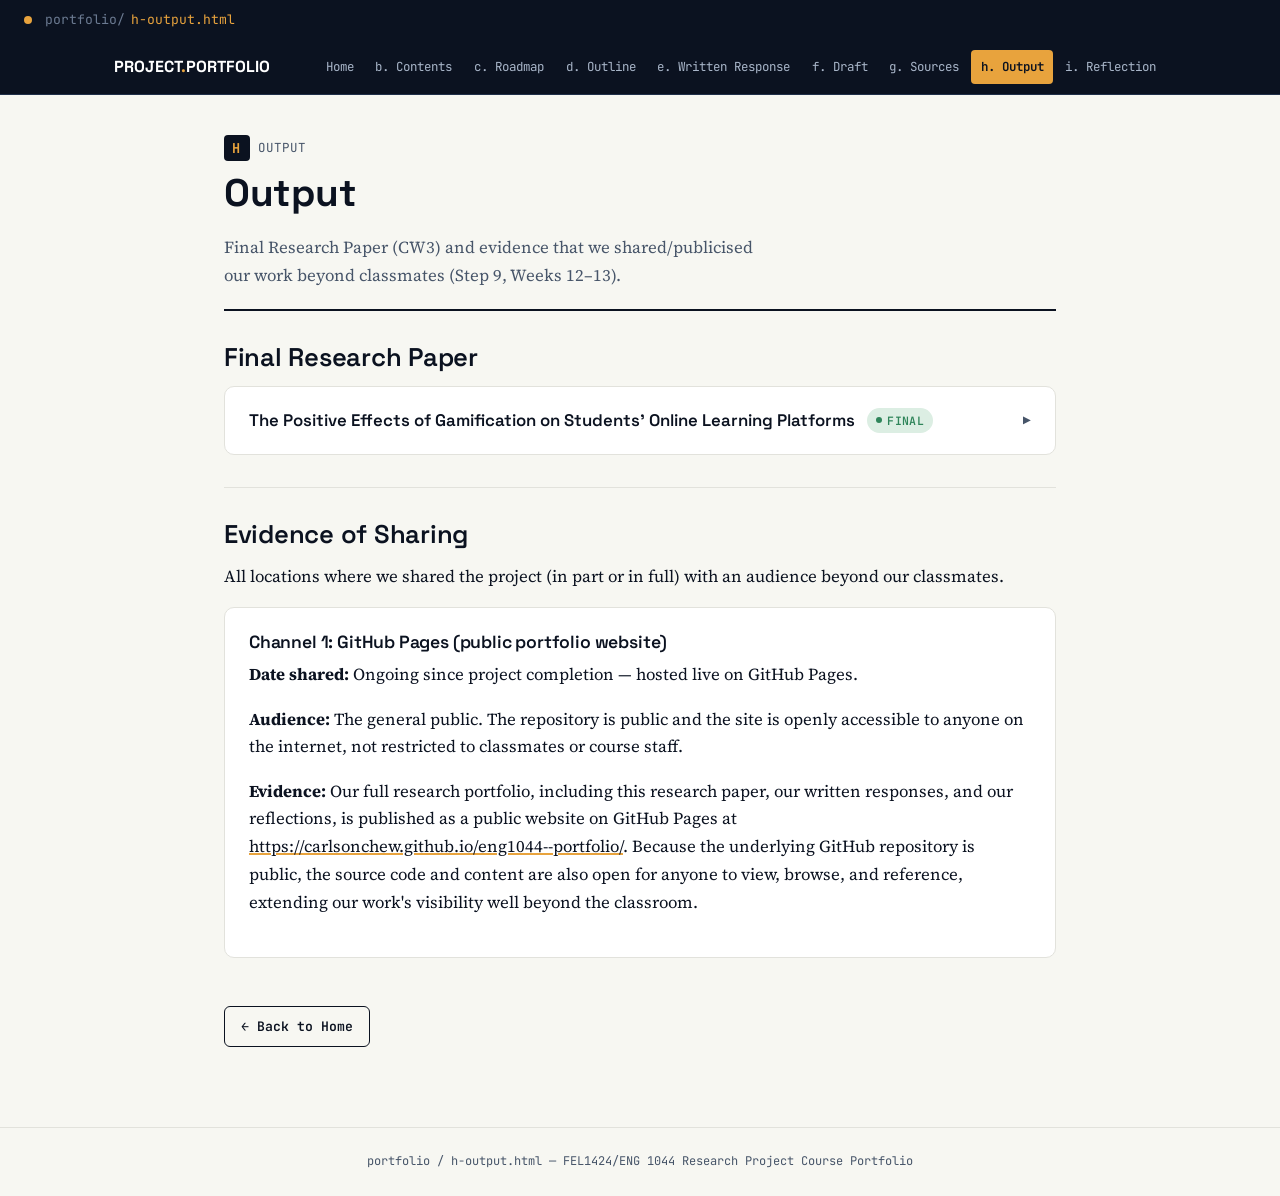
<file: h-output.html>
<!DOCTYPE html>
<html lang="en">
<head>
<meta charset="UTF-8">
<meta name="viewport" content="width=device-width, initial-scale=1.0">
<title>Output — FEL1424/ENG 1044 Portfolio</title>
<link rel="stylesheet" href="styles.css">
<script>window.CURRENT_PAGE='output'; window.CURRENT_PATH='portfolio/h-output.html';</script>
<style>
  .response-card { padding: 0; overflow: hidden; }
  .response-card summary { list-style: none; cursor: pointer; padding: 1.25rem 1.5rem; display: flex; align-items: center; justify-content: space-between; gap: 1rem; }
  .response-card summary::-webkit-details-marker { display: none; }
  .response-card summary .rc-title { display: flex; align-items: center; gap: 0.75rem; font-family: var(--font-display); font-weight: 600; font-size: 1.05rem; }
  .response-card summary .rc-arrow { font-family: var(--font-mono); font-size: 0.8rem; color: var(--slate); transition: transform 0.15s ease; }
  .response-card[open] summary .rc-arrow { transform: rotate(90deg); }
  .response-card .rc-body { padding: 0 1.5rem 1.5rem; border-top: 1px solid var(--line); }
  .response-card .rc-body p { margin: 0 0 1rem; line-height: 1.65; }
  .response-card .rc-body h3 { margin: 1.5rem 0 0.5rem; }
  .response-card .rc-body h3:first-of-type { margin-top: 1.25rem; }
  .response-card .rc-refs { font-size: 0.85rem; color: var(--slate); margin-top: 1.25rem; padding-top: 1rem; border-top: 1px dashed var(--line); }
  .response-card .rc-refs p { margin: 0 0 0.5rem; line-height: 1.5; }
</style>
</head>
<body>
<div id="topbar-mount"></div>
<div id="nav-mount"></div>
<main>
  <section class="page-header">
    <div class="eyebrow"><span class="letter-badge">h</span> Output</div>
    <h1>Output</h1>
    <p class="lede">Final Research Paper (CW3) and evidence that we shared/publicised our work beyond classmates (Step 9, Weeks 12–13).</p>
  </section>

  <h2>Final Research Paper</h2>

  <details class="card response-card">
    <summary>
      <span class="rc-title">The Positive Effects of Gamification on Students' Online Learning Platforms <span class="chip done">Final</span></span>
      <span class="rc-arrow">▶</span>
    </summary>
    <div class="rc-body">
      <div class="tag-list">
        <span class="tag">~2,375 words</span>
        <span class="tag">Prepared by: Alex Yeo Wei Onn (22016398), Chew Ker Zhen (24032971), Kyal Sinn Ye Htut (25013566)</span>
        <span class="tag">Prepared for: Ms. Siti Zuraiyni Yassin</span>
      </div>

      <h3>1.0 Introduction</h3>
      <p>Gamification in education is similar to sugar in a child's diet, extremely appealing in the short term, but counterproductive if overused. The concept of gamification in education was proposed to increase its appeal. According to Rivera and Garden (2021), it's worth noting that although this concept is relatively new, teachers have been using it for years. In fact, for many years, excellent educators have been using gamification such as teaching strategies to enhance student engagement, such as incorporating elements of challenges, rules, and goals. Therefore, gamification is not a new concept. Although the term "gamification" is relatively new, its theoretical framework provides valuable support for learning design.</p>
      <p>Nguyen-Viet and Doan Ngoc Minh (2025) said that gamification significantly impacts learners' motivation and enhances creativity, critical thinking, and communication skills. It can also improve students' academic performance. However, according to the research (Hadi Mogavi et al., 2022) we can determine that gamification itself can become a new distraction in learning. Gamification abuse occurs when students become overly engrossed in gamification and lose focus on learning. This abuse wastes students' valuable time and negatively impacts their learning efficiency. Nevertheless, gamification features are still more beneficial than harmful to online learning platforms. This article will start from self-regulated learning, increasing motivations and sparks discuss the effect of gamification features on students' motivation in online learning platforms.</p>

      <h3>2.0 Sparked Interest</h3>
      <p>The first argument is that incorporating gamification, interactivity, and culture-related content into online courses can enhance students' learning interest. Gamification can also stimulate student interest, reduce the tedium of learning, and thus increase learning efficiency. Astuti et al. (2025) dividing 120 students into experimental and control groups and employing quasi-experimental quantitative methods, an in-depth analysis of four indicators of learning interest (attention, relevance, confidence, and satisfaction) revealed that all these indicators showed a continuous upward trend. Among them, the increase in attention was the most significant, rising from 62.35 to 84.67 in the experimental group. Astuti et al. (2025) confirmed the significant impact of gamified media through multiple statistical tests.</p>
      <p>However, Hadi Mogavi et al. (2022) found that the overuse of gamification mechanics can reduce users' interest in learning. After excessive gamification, learning will naturally become less enjoyable. Sometimes, students become so engrossed in it that they see real learning as an obstacle to their success in gamified learning. Hadi Mogavi et al. (2022) stated that more and more learning apps like Duolingo are using gamification (e.g., badges, points, and leaderboards) to enhance user learning. Through content analysis of nine years of data from the Duolingo forum and semi-structured interviews with 15 Duolingo users worldwide, Hadi Mogavi et al. (2022) found that some users felt Duolingo's gamification mechanisms had become more like a manipulative task, rather than a learning activity driven by personal interest. The findings suggest that users who become overly engrossed in competition (especially in learning environments) may become addicted and deviate from the true purpose of learning.</p>
      <p>Nevertheless, gamified learning is still effective. Mat Zin &amp; Md Osman (2026) said that gamified learning can make lessons more challenging, fun, and interactive, and students engage in learning when they use digital tools that are perceived as interesting and engaging. Gamification features can increase student interest, reduce boredom, and create fun learning experiences for students. Students who enjoy online learning are more likely to continue participating even when faced with challenging tasks. Indirectly, the experience may influence students' perceived ease of use and perceived usefulness of a platform; a pleasant experience makes the system feel easier to use and more valuable, thereby enhancing student acceptance and interest. Mat Zin &amp; Md Osman (2026) advanced the theoretical development by linking the Technology Acceptance Model and Self-Determination Theory with outcomes. This model suggests creating a pleasant learning environment conducive to ability development. In summary, integrating gamification, interactivity, and culturally relevant content into online courses can increase students' learning interest and motivate them to learn more, thereby improving efficiency.</p>

      <h3>3.0 Increases Motivation</h3>
      <p>Moreover, the existing literature revealed that gamification plays an imperative role in motivating students in the online learning platforms. The adoption of gamification elements in education makes learning more interactive, fun and rewarding and motivates students to learn actively and participate in the learning process. First, Khaldi et al. (2023) conducted a systematic review of 90 studies to conclude that the major gamification elements that are commonly integrated into e-learning systems in higher education are points, badges, leaderboards, levels and feedback as these play an effective role in achieving learner interest and participation. The authors also noted that the recent studies feature challenges and storytelling elements to sustain learners' interest beyond just what can be given through reward systems. Challenge elements, in particular, are becoming increasingly common in recent studies. Gamification also builds the intrinsic motivation of students, beyond increasing participation. The findings suggest that the combinations of traditional game elements with deeper design features, gamification elements can maintain students' motivation over a longer period while encouraging active participation and sustained engagement. Second, in a systematic research and meta-analysis that examined 31 studies, Li, Hew and Du (2024) have concluded that gamification generates a significant and positive effect on intrinsic motivation and students' perceptions of autonomy and relatedness. Based on their study findings, meaningful choices, a feeling of social connection and a sense of ownership in learning are important to motivate students to participate in online learning activities.</p>
      <p>In the study, however, Li, Hew and Du (2024) also discovered that the impact of gamification on perceived competence is minimal and that game elements need to be created appropriately, not as a means of giving positive reinforcement. Specifically, they discovered that some very common elements can be counterproductive to the goal of motivating students. Public absolute leaderboards, for instance, were said to cause students discomfort and generate social pressure about themselves when they were low on the list, and thus had a negative effect on their sense of motivation and achievements. Similarly, rewards such as badges and points were seen as controlling, rather than as a true reflection of progress, students experienced a loss of intrinsic motivation and diminished sense of autonomy. The limited impact was attributed by the researchers to an inappropriate level of challenge in gamified tasks and students' lack of knowledge of how the elements of gamification worked, which hindered students in enjoying a feeling of mastery and motivation. From these findings, it is inferred that gamification by inserting game elements into a course is inadequate, thus, it is necessary to be aware of the student's psychological needs so that the gamification can be effective in stimulating the students' motivation.</p>
      <p>To address the shortfall of purposeless gamification design highlighted above, Rivera and Garden (2021) proposed a key component of gamification is to have intentional lesson design, and not just insert the game elements into a course. They offered the Framework of the Gamification for Student Engagement that was able to guide teachers to systematically select game attributes based on the specific engagement outcomes they hope to obtain. It provides a balance between the theoretical knowledge and application to create learning activities with gamification, making it possible to provide behavioural, cognitive and affective involvement rather than superficial involvement. This suggests that students' motivation is increased and strengthened when gamification is purposefully designed to support meaningful learning experiences rather than relying solely on rewards or competition. Overall, these research papers prove that if gamification features are designed appropriately, they can positively affect online learner motivation if it is compatible with the learner's psychological needs, boost active participation in the learning process, and match the learning goals with the game elements.</p>

      <h3>4.0 Self-Regulated Learning</h3>
      <p>Therefore, this paper argues that well designed gamification features positively affect students' motivation in online learning platforms by promoting self-regulated learning, increasing intrinsic motivation, and sparking greater interest in learning. The students' abilities to plan, monitor, evaluate and control their own learning behaviours in order to achieve their own academic goals is called Self-Regulated Learning (SRL). Gamification can help students regulate their own learning by increasing the intrinsic motivation given that it is properly designed and paired with the right supporting tools. As gamification has increasingly become popular with the rise of online learning, students are encouraged to take greater responsibilities for their own learning.</p>
      <p>A research regarding thoughtful designs on gamification promoting students' self-regulated learning has been done to provide a systematic review. Mursalin et al. (2025) conducted a systematic review of 30 studies published between 2010 and 2022 and found that properly designed gamification system gradually improves students' enthusiasm and engagement across different educational levels. The review showed positive impact on motivation with most studies showing improvement of 20 to 35% when game features are integrated into teaching. Rather than relying only on ranks and points, the most effective learning environments incorporate structural feedback, progressive missions and collaborative activities that were closely aligned with learning objectives. These elements encourage students to monitor their own progress because continuous feedback allows the students to adjust their own learning pace, strategies and evaluate whether they are meeting their own goals, all of which are the essence of self-regulated learning. As a result, gamification system serve not only as a motivational tool but also a vital feature that supports the development of self-regulated learning by satisfying the students' needs for autonomy, competence and relatedness.</p>
      <p>Similarly, Nguyen-Viet and Doan Ngoc Minh (2025) provided evidence supporting the relationship between gamification and self-regulated learning. Their study analysed data collected from 659 Vietnamese university students and examined the effects of achievement, immersion, and social interaction on learning effectiveness. The researchers found that self-regulation acts as a moderating variable in the relationship between intrinsic motivation and learning effectiveness. Students who were able to plan better, regulate their learning and monitor their own progress gained greater benefits from gamified learning environments than students with weaker self-regulating abilities. Based on these findings, the authors suggested that combining teaching strategies such as planning prompts, tracking tools and reflection activities with gamification system will help students increase motivation into achieving meaningful academic goals.</p>
      <p>However, gamification does not always lead to beneficial outcomes. Nugroho et al. (2025) argued that poorly designed gamification can reduce rather than strengthen students' motivation and self-regulated learning. Their research found that relying excessively on external rewards, points accumulation and class ranking will lead to unnecessary stress, unhealthy competition among students and unwanted negative social hierarchy. Instead of focusing on understanding the learning materials, students will put all their focus on obtaining high ranking which ultimately weaken intrinsic motivation and lead to surface level learning.</p>
      <p>Therefore, the effectiveness of gamification solely depends on thoughtful design which focus on aligning with learning objectives, provide adaptive feedback and encourage learner autonomy and self-monitoring. With all the right objectives in designs, gamification can become highly effective strategy for developing self-regulated learners. Although poorly designed gamification may create stress, unhealthy competition, and excessive focus on rewards, these negative effects do not mean that gamification itself is ineffective. Instead, they show that its success depends on whether the game features are meaningfully connected to learning objectives and supported by feedback, planning tools, and opportunities for reflection. Therefore, when thoughtfully designed, gamification can strengthen students' self-regulated learning by helping them stay motivated, monitor their progress, and take greater responsibility for achieving their academic goals.</p>

      <h3>5.0 Conclusion</h3>
      <p>In conclusion, gamification has mostly positive effects on students' online learning because it sparks interests of students, increases motivation, and enhances self-regulated learning. First, it was shown that gamification played a role in sparking students' interest in learning. Astuti et al. (2025) confirmed the significant impact of gamified media through multiple statistical tests. Mat Zin &amp; Md Osman (2026) said that gamification features can increase student interest, reduce boredom, and create fun learning experiences for students. Students who enjoy online learning are more likely to continue participating even when faced with challenging tasks. Meanwhile, gamification is recognized as having its drawbacks in literature. Overuse of gamification mechanics, however, may have a negative effect and might result in diminished students' actual interest in the learning content and sometimes even in favouring the game elements over the learning content itself (Hadi Mogavi et al., 2022). However, the concern was challenged by the findings which showed that when game elements are used in moderation and tailored to fit students' psychological needs, they can still be effective motivation tools, namely by Mat Zin and Md Osman (2026) and by Astuti et al. (2025) who both stated that gamified, interactive and culturally relevant digital learning tools can still improve student engagement and enjoyment in learning, and that the danger of using gamification reducing the quality of learning is not on the use of game elements, but on the manner in which they are used.</p>
      <p>This research shows that integrating gamification, interactivity, and culturally relevant content into online courses can increase students' learning interest and motivate them to learn more, thereby improving efficiency. Second, it was demonstrated that gamification directly contributed to enhancing student motivation and involvement. According to Khaldi et al. (2023), the most popular components that are widely used in higher education e-learning systems are points, badges, leaderboards, and feedback, while Li, Hew and Du (2024) found that gamification can positively influence intrinsic motivation, relatedness and autonomy perceptions, and that its motivation effects on competence perceptions are rather limited. Rivera and Garden (2021) further emphasized that all these benefits can only be realized when instructional design is intentional, which is achieved through their Gamification for Student Engagement Framework. Third, the study identified that gamification facilitated the SRL mechanism by creating an intrinsic motivation, autonomy, and relatedness for the students. Features like achievement systems and social interactions promote learners' autonomy in studying as emphasized by Nguyen-Viet and Doan Ngoc Minh (2025), and when learners' needs for autonomy and competence are satisfied, they can manage their learning behaviors more effectively on their own, as found by Li, Hew, and Du (2024) and Astuti et al. (2025).</p>
      <p>Finally, this paper concludes that gamification is a strong tool to boost students' online learning specifically in the aspect of sparking interests, increases motivation and enhances self-regulated learning. As emphasized by Rivera and Garden (2021), the effectiveness of gamification depends not on the mere presence of game elements, but on the intentionality behind their instructional design.</p>

      <div class="rc-refs">
        <p><strong>References</strong></p>
        <p>Astuti, R., Agustina, P., &amp; Agustina, L. (2025). Analysis of the Influence of Gamification Based Digital Learning Media on Students' Learning Interests Evolution. <em>Jurnal Penelitian Pendidikan IPA, 11</em>(6), 160–166. https://doi.org/10.29303/jppipa.v11i6.11114</p>
        <p>Hadi Mogavi, R., Guo, B., Zhang, Y., Haq, E.-U., Hui, P., &amp; Ma, X. (2022). When Gamification Spoils Your Learning: A Qualitative Case Study of Gamification Misuse in a Language-Learning App. <em>Proceedings of the Ninth ACM Conference on Learning @ Scale</em>. https://doi.org/10.1145/3491140.3528274</p>
        <p>Khaldi, A., Bouzidi, R., &amp; Nader, F. (2023). Gamification of e-learning in higher education: a systematic literature review. <em>Smart Learning Environments, 10</em>(1). https://doi.org/10.1186/s40561-023-00227-z</p>
        <p>Li, L., Khe Foon Hew, &amp; Du, J. (2024). Gamification enhances student intrinsic motivation, perceptions of autonomy and relatedness, but minimal impact on competency: a meta-analysis and systematic review. <em>Educational Technology Research and Development, 72</em>. https://doi.org/10.1007/s11423-023-10337-7</p>
        <p>Mat Zin, A. F., &amp; Md Osman, S. Z. (2026). The Influence of Perceived Ease of Use, Perceived Usefulness, Self-Efficacy, Digital Literacy, and Perceived Enjoyment on Online Learning Motivation among Secondary School Students in Baling, Kedah. <em>EDUCATUM Journal of Social Sciences, 12</em>, 63. https://doi.org/10.37134/ejoss.vol12.sp.8.2026</p>
        <p>Mursalin, M., Muhammad, I., Fonna, M., Nuraina, N., Muliana, M., Nufus, H., Ali, M., &amp; Armita, D. (2025). The role of Gamification in Increasing Motivation to Learn Mathematics: A scoping review. <em>Electronic Journal of Education, Social Economics and Technology</em>. https://doi.org/10.33122/ejeset.v6i2.1354</p>
        <p>Nguyen-Viet, B., &amp; Doan Ngoc Minh, H. (2025). How Gamification Enhances Learning Effectiveness Through Blended Learning and Intrinsic Motivation: The Moderating Effects of Self-Regulation. <em>Sage Open, 15</em>(4). https://doi.org/10.1177/21582440251385846</p>
        <p>Nugroho, M. A., Salma, A., Pradipa, A. R., &amp; Putra, E. P. (2025). Exploring the Negative Effects of Gamification on Students: A PRISMA-Based Systematic Literature Review. <em>2025 International Conference on Computer and Applications (ICCA)</em>, 1–7. https://doi.org/10.1109/icca66035.2025.11431021</p>
        <p>Rivera, E. S., &amp; Garden, C. L. P. (2021). Gamification for student engagement: a framework. <em>Journal of Further and Higher Education, 45</em>(7), 999–1012. https://doi.org/10.1080/0309877x.2021.1875201</p>
      </div>
    </div>
  </details>

  <hr class="div">

  <h2>Evidence of Sharing</h2>
  <p>All locations where we shared the project (in part or in full) with an audience beyond our classmates.</p>

  <div class="card">
    <h3>Channel 1: GitHub Pages (public portfolio website)</h3>
    <p><strong>Date shared:</strong> Ongoing since project completion — hosted live on GitHub Pages.</p>
    <p><strong>Audience:</strong> The general public. The repository is public and the site is openly accessible to anyone on the internet, not restricted to classmates or course staff.</p>
    <p><strong>Evidence:</strong> Our full research portfolio, including this research paper, our written responses, and our reflections, is published as a public website on GitHub Pages at <a href="https://carlsonchew.github.io/eng1044--portfolio/" target="_blank" rel="noopener">https://carlsonchew.github.io/eng1044--portfolio/</a>. Because the underlying GitHub repository is public, the source code and content are also open for anyone to view, browse, and reference, extending our work's visibility well beyond the classroom.</p>
  </div>

  <a class="btn outline" href="index.html" style="margin-top:1.5rem;display:inline-flex;">← Back to Home</a>
</main>
<footer class="sitefoot">portfolio / h-output.html — FEL1424/ENG 1044 Research Project Course Portfolio</footer>
<script src="nav.js"></script>
</body>
</html>
</file>
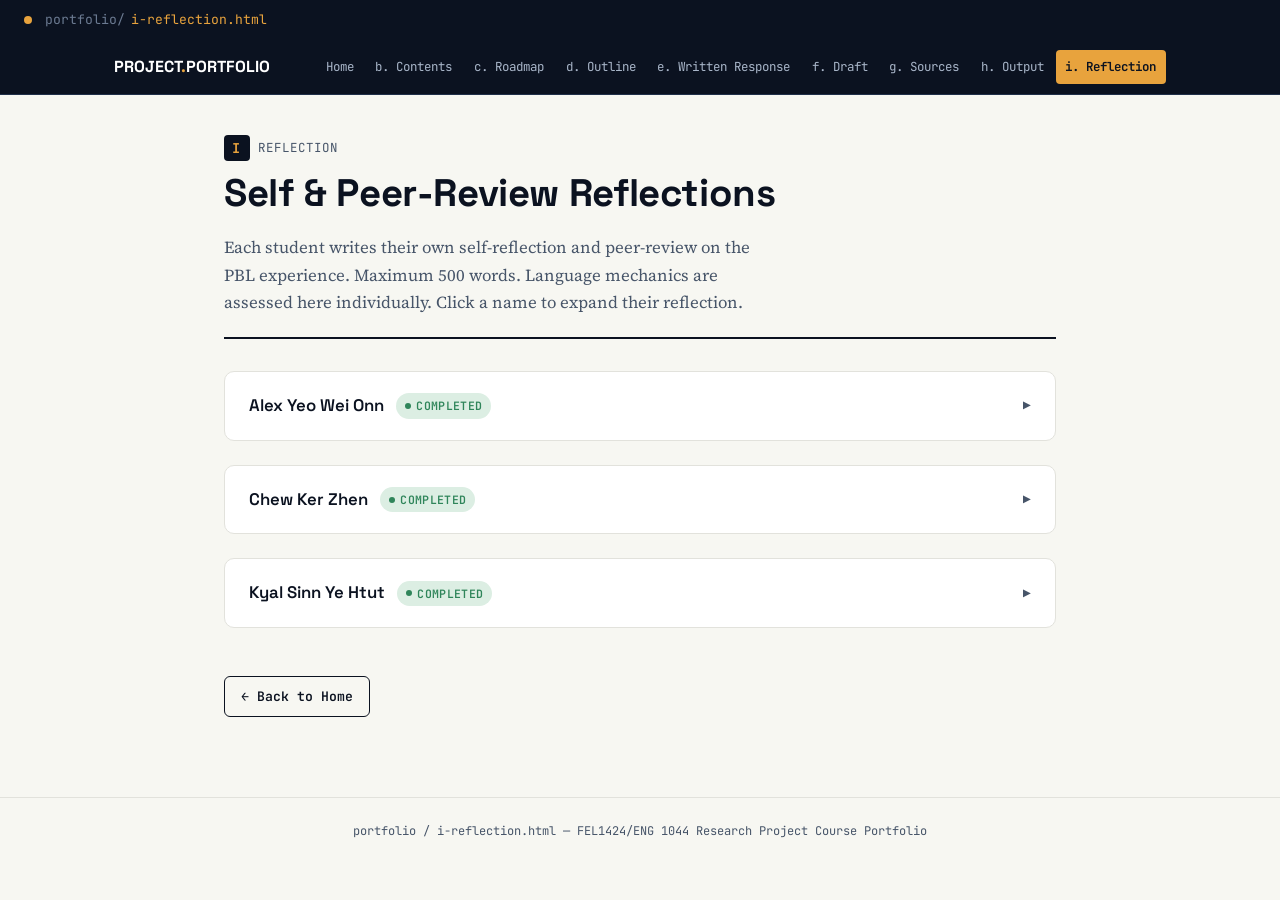
<file: i-reflection.html>
<!DOCTYPE html>
<html lang="en">
<head>
<meta charset="UTF-8">
<meta name="viewport" content="width=device-width, initial-scale=1.0">
<title>Reflection — FEL1424/ENG 1044 Portfolio</title>
<link rel="stylesheet" href="styles.css">
<script>window.CURRENT_PAGE='reflection'; window.CURRENT_PATH='portfolio/i-reflection.html';</script>
<style>
  .response-card { padding: 0; overflow: hidden; }
  .response-card summary { list-style: none; cursor: pointer; padding: 1.25rem 1.5rem; display: flex; align-items: center; justify-content: space-between; gap: 1rem; }
  .response-card summary::-webkit-details-marker { display: none; }
  .response-card summary .rc-title { display: flex; align-items: center; gap: 0.75rem; font-family: var(--font-display); font-weight: 600; font-size: 1.05rem; }
  .response-card summary .rc-arrow { font-family: var(--font-mono); font-size: 0.8rem; color: var(--slate); transition: transform 0.15s ease; }
  .response-card[open] summary .rc-arrow { transform: rotate(90deg); }
  .response-card .rc-body { padding: 0 1.5rem 1.5rem; border-top: 1px solid var(--line); }
  .response-card .rc-body p { margin: 0 0 1rem; line-height: 1.65; }
</style>
</head>
<body>
<div id="topbar-mount"></div>
<div id="nav-mount"></div>
<main>

  <section class="page-header">
    <div class="eyebrow"><span class="letter-badge">i</span> Reflection</div>
    <h1>Self &amp; Peer-Review Reflections</h1>
    <p class="lede">Each student writes their own self-reflection and peer-review on the PBL experience. Maximum 500 words. Language mechanics are assessed here individually. Click a name to expand their reflection.</p>
  </section>

  <!-- Member 1 -->
  <details class="card response-card">
    <summary>
      <span class="rc-title">Alex Yeo Wei Onn <span class="chip done">Completed</span></span>
      <span class="rc-arrow">▶</span>
    </summary>
    <div class="rc-body">
      <div class="tag-list"><span class="tag">Self &amp; Peer-Review Reflection</span><span class="tag">390 words</span></div>
      <p>For this project, conducting the research wasn't too difficult for me, as I had done a similar task in the Intensive English Program (IEP) in 2023. It mainly involved recalling how to conduct research effectively. However, this time was different because it was my first time completing a research project as a team.</p>
      <p>We encountered some challenges along the way. For example, we needed to find literature from 2021 to 2026, much of which focused on the COVID-19 pandemic, making it quite difficult to find references relevant to our specific situation. I also improved my citation formatting: previously, I relied on directly copying APA formatting from Google Scholar or manually formatting it in Word, but this time I used professional citation websites like MyBib, which was not only much more convenient but also reduced formatting errors.</p>
      <p>Through this project, I gained several important personal insights about writing and citations. First, I realized the importance of carefully choosing words and emphasis; for example, I focused on "interests" while a teammate focused on "motivations," which made it easy for me to inadvertently overlap with his points in my writing. Going forward, I must be careful to avoid overlapping with his points to allow more room to develop my own sections. Furthermore, in researching references, I learned to carefully verify that the arguments in the literature are completely consistent with my specific viewpoints.</p>
      <p>Working with the team made me realize the unique and important contributions each member made to the project. Ker Zhen provided crucial technical and constructive support, helping to build the portfolio website. I personally gained some writing inspiration from his paragraph formatting. Kyal made significant contributions to team planning and quality control; he helped team members create mind maps, brainstorm initial topics, and meticulously checked various details in the work, such as word count. My advice for the future is that we should actively promote teamwork. In future team tasks, we should frequently hold open discussions to ensure smooth communication and efficient work.</p>
      <p>In conclusion, this research experience helped me identify areas for improvement. Going forward, I will prioritize more in-depth and frequent team discussions to ensure smooth communication at each stage. I will also carefully coordinate research points and references, meticulously check word counts and other relevant regulations, and make full use of reliable tools such as MyBib.</p>
    </div>
  </details>

  <!-- Member 2 -->
  <details class="card response-card">
    <summary>
      <span class="rc-title">Chew Ker Zhen <span class="chip done">Completed</span></span>
      <span class="rc-arrow">▶</span>
    </summary>
    <div class="rc-body">
      <div class="tag-list"><span class="tag">Self &amp; Peer-Review Reflection</span><span class="tag">508 words</span></div>
      <p>This research project has helped me understand more about the impact of gamification on students. As I am a student myself, this topic was highly relevant to myself, and has encouraged me to look into the gamified online platforms to make revision and studying more excitingly.</p>
      <p>The most difficult aspect of my work was reading and comprehending the research papers. There was a lot of terminology that I don't recognize in the academic world, and I was not accustomed to reading long passages that are dense. It takes effort to keep up, to focus and comprehend the long texts and summarizing the main points. Sometimes I read the same paper several times before I got the gist of it. The moment of understanding was very rewarding, especially after I had comprehend the main points of the research papers. It was also really a great accomplishment when the paper was completed as it was tough and exhausting but a great learning experience. Another challenge I face mainly is that I am quite inexperienced in writing academically and made some mistakes like APA referencing format. In the process, I consistently refer to academic writing format online, together with resource provided on elearn, and eventually corrected the mistakes I made and grew more comfortable with the process of academic writing and more comfortable with reading and interpreting research papers, and I believe it improves my ability to deal with difficulties that I initially thought I could not. I also worked on creating the portfolio website. So overall, the most important lesson I learnt is that it is very important to take initiative in learning, and find solutions even if it is difficult and learn in the process.</p>
      <p>Alex's contributions to teamwork were in the introduction and spark interest section, and he created and checked the references. He is very helpful and friendly throughout the project, always take initiative in sharing his thoughts and inquire about us. Having the opportunity to work with him has taught me the importance of making sure that everyone knows what they have to do when breaking up research tasks. One constructive feedback for Alex is that he could pace himself earlier in the process.</p>
      <p>Koe was involved with writing the self-regulated learning section and was very kind and responsible, always giving quality work and helping teammates when necessary. She also created the final outline, and composing the final research paper. I learned from Koe is to be organized and take responsibility for my own work on a group project. One constructive piece of advice for Koe would be to provide the drafts a bit earlier so the team can offer feedback earlier.</p>
      <p>So overall, I believed I gained more proficiency and experience in academic English writing, and also gained useful understanding on the impact of gamifications on student motivation and most importantly, a valuable learning experience. I am sure, In the future, I will be more experienced and take more initiative to use these skills when I write future academic work as a student.</p>
    </div>
  </details>

  <!-- Member 3 -->
  <details class="card response-card">
    <summary>
      <span class="rc-title">Kyal Sinn Ye Htut <span class="chip done">Completed</span></span>
      <span class="rc-arrow">▶</span>
    </summary>
    <div class="rc-body">
      <div class="tag-list"><span class="tag">Self &amp; Peer-Review Reflection</span><span class="tag">523 words</span></div>
      <p>Mostly, I've learned some basic concepts of gamification and how it can be implemented for educational purposes. I've tested a few features of gamification learning on myself, and it has helped me study better. Similarly to the result of the research, gamification actually boosts my self-regulation and motivation when it comes to learning. Therefore, I would say I mostly gained a positive learning experience from this research.</p>
      <p>There was one incident that made me stay up all night due to AI detection. I had written the paragraphs all by myself by looking at proper grammar structure, but it showed above 60% AI. However, I managed to resolve that issue and got under 20% thankfully.</p>
      <p>With the increasing popularity of AI, I admit that I have been relying on it more and more for my studies. So, when I had to write the essay without it, I had to relearn basic grammar, and that became a wake-up call for me. Since then, I've been trying to use AI less and less, and I have managed to practise my writing and improve significantly. I've learned to enjoy writing personal journals as well.</p>
      <p>My task was mostly editing and integrating the whole essay and submitting it. Each of us was responsible for one part of the essay. I gathered all those parts, reformatted and edited them, and made sure nothing was missing.</p>
      <p>Alex did most of the citation formatting and gathering of citations. He also submitted on Padlet for us every week. Ker Zhen worked on the technical side of this project. He made the portfolio template and invited us to edit it. I would say Ker Zhen is the builder, Alex is the managing director, and I am the executive officer in this project.</p>
      <p>I have learned mostly about academic sentence structure and how to read research articles effectively. I also think I have broadened my range of vocabulary, and truth be told, it has made me feel more confident whenever I try to use new words in my daily life.</p>
      <p>However, if I had to do things differently, I would organise my notes from reading articles better. I would have written notes with the page number and article names, including the in-text citations. Then, I would make separate files for each note according to the articles and summarise them in my own words first before jumping straight into writing the essay. I did things very messily, so I had a hard time organising my notes and remembering which article they came from. However, I think it is a good thing now that I have learned how to do it properly.</p>
      <p>In the future, when I participate in or assist with more research projects, these new skills will be very useful. Since I am a research enthusiast, I can see myself doing more of these tasks in the future. Hopefully, I can work in the new Web3 industry. There is so much research to do for this emerging technology. I am glad that I have gained these skills, and I can now use them properly to contribute to the greater good of the research field.</p>
    </div>
  </details>

  <a class="btn outline" href="index.html" style="margin-top:1.5rem;display:inline-flex;">← Back to Home</a>

</main>
<footer class="sitefoot">portfolio / i-reflection.html — FEL1424/ENG 1044 Research Project Course Portfolio</footer>
<script src="nav.js"></script>
</body>
</html>
</file>
<file: styles.css>
@import url('https://fonts.googleapis.com/css2?family=Space+Grotesk:wght@400;500;600;700&family=Source+Serif+4:opsz,wght@8..60,400;8..60,600&family=JetBrains+Mono:wght@400;500;600&display=swap');

:root {
  --ink: #0B1220;
  --ink-soft: #1B2A41;
  --paper: #F7F7F2;
  --paper-dim: #EFEFE8;
  --line: #E2E2DC;
  --slate: #475569;
  --accent: #E8A33D;
  --accent-dim: #FBEBD2;
  --good: #2F855A;
  --good-dim: #DCEEE3;
  --warn: #B45309;
  --warn-dim: #FBEBD2;
  --pending: #94A3B8;
  --pending-dim: #EEF1F4;
  --font-display: 'Space Grotesk', sans-serif;
  --font-body: 'Source Serif 4', serif;
  --font-mono: 'JetBrains Mono', monospace;
}

* { box-sizing: border-box; }
html { scroll-behavior: smooth; }
body { margin: 0; background: var(--paper); color: var(--ink); font-family: var(--font-body); font-size: 1.05rem; line-height: 1.65; -webkit-font-smoothing: antialiased; }
h1, h2, h3 { font-family: var(--font-display); color: var(--ink); line-height: 1.15; margin: 0 0 0.5em; letter-spacing: -0.01em; }
h1 { font-size: clamp(1.8rem, 3vw, 2.4rem); font-weight: 700; }
h2 { font-size: clamp(1.2rem, 2vw, 1.6rem); font-weight: 600; }
h3 { font-size: 1.1rem; font-weight: 600; }
p { margin: 0 0 1em; }
a { color: var(--ink); text-decoration-color: var(--accent); text-decoration-thickness: 2px; }
a:hover { color: var(--warn); }
::selection { background: var(--accent-dim); }
a:focus-visible { outline: 2px solid var(--accent); outline-offset: 2px; }

/* TOP BAR */
.topbar { background: var(--ink); color: #C9D1DD; font-family: var(--font-mono); font-size: 0.82rem; padding: 0.55rem 1.5rem; display: flex; align-items: center; gap: 0.4rem; flex-wrap: wrap; }
.topbar-dot { width: 8px; height: 8px; border-radius: 50%; background: var(--accent); display: inline-block; margin-right: 0.4rem; flex-shrink: 0; }
.path-seg { color: #6B7A91; }
.path-current { color: var(--accent); }

/* NAV */
nav.sitenav { background: var(--ink); border-bottom: 1px solid #20304A; position: sticky; top: 0; z-index: 50; }
.nav-inner { max-width: 1100px; margin: 0 auto; padding: 0 1.5rem; display: flex; align-items: center; justify-content: space-between; flex-wrap: wrap; gap: 0.5rem 1rem; }
.nav-brand { font-family: var(--font-display); font-weight: 700; color: #fff; font-size: 1rem; padding: 0.9rem 0; text-decoration: none; white-space: nowrap; }
.nav-brand span { color: var(--accent); }
.nav-links { display: flex; flex-wrap: wrap; gap: 0.15rem; padding: 0.5rem 0; }
.nav-links a { font-family: var(--font-mono); font-size: 0.78rem; color: #A9B6C9; text-decoration: none; padding: 0.4rem 0.6rem; border-radius: 4px; white-space: nowrap; }
.nav-links a:hover { color: #fff; background: #16233A; }
.nav-links a.active { color: var(--ink); background: var(--accent); font-weight: 600; }

/* MAIN */
main { max-width: 880px; margin: 0 auto; padding: 2.5rem 1.5rem 5rem; }
.page-header { border-bottom: 2px solid var(--ink); padding-bottom: 1.25rem; margin-bottom: 2rem; }
.page-header p.lede { font-size: 1.05rem; color: var(--slate); margin: 0.6rem 0 0; max-width: 60ch; }

/* EYEBROW */
.eyebrow { font-family: var(--font-mono); font-size: 0.78rem; text-transform: uppercase; letter-spacing: 0.08em; color: var(--slate); display: flex; align-items: center; gap: 0.5rem; margin-bottom: 0.6rem; }
.letter-badge { display: inline-flex; align-items: center; justify-content: center; width: 1.6rem; height: 1.6rem; background: var(--ink); color: var(--accent); font-weight: 700; border-radius: 4px; font-size: 0.85rem; flex-shrink: 0; }

/* CHIP — always inline-flex, never block */
.chip { display: inline-flex; align-items: center; gap: 0.35rem; font-family: var(--font-mono); font-size: 0.72rem; font-weight: 600; padding: 0.2rem 0.55rem; border-radius: 999px; text-transform: uppercase; letter-spacing: 0.03em; vertical-align: middle; white-space: nowrap; }
.chip::before { content: ''; width: 6px; height: 6px; border-radius: 50%; background: currentColor; flex-shrink: 0; }
.chip.done { background: var(--good-dim); color: var(--good); }
.chip.progress { background: var(--warn-dim); color: var(--warn); }
.chip.pending { background: var(--pending-dim); color: var(--pending); }

/* EDIT NOTE */
.edit-note { background: var(--accent-dim); border-left: 3px solid var(--accent); padding: 0.7rem 1rem; font-family: var(--font-mono); font-size: 0.8rem; color: #8A5A12; margin: 1rem 0 1.5rem; border-radius: 0 6px 6px 0; }
.edit-note strong { color: #6B4309; }

/* CARD */
.card { background: #fff; border: 1px solid var(--line); border-radius: 10px; padding: 1.5rem; margin-bottom: 1.5rem; }
.card > h3:first-child { margin-top: 0; }

/* PANEL DARK */
.panel-dark { background: var(--ink); color: #DCE3EE; border-radius: 10px; padding: 1.5rem; margin-bottom: 1.5rem; }
.panel-dark h3 { color: #fff; margin-top: 0; }

/* TABLE */
table.data { width: 100%; border-collapse: collapse; margin: 1rem 0 1.5rem; font-size: 0.95rem; }
table.data caption { text-align: left; font-family: var(--font-mono); font-size: 0.78rem; color: var(--slate); margin-bottom: 0.5rem; }
table.data th, table.data td { border: 1px solid var(--line); padding: 0.65rem 0.8rem; text-align: left; vertical-align: top; }
table.data th { background: var(--ink); color: #fff; font-family: var(--font-display); font-weight: 600; font-size: 0.85rem; }
table.data tr:nth-child(even) td { background: var(--paper-dim); }

/* LEDGER */
.ledger { border: 1px solid var(--line); border-radius: 10px; overflow: hidden; background: #fff; }
.ledger-row { display: grid; grid-template-columns: 2.4rem 1fr auto; gap: 1rem; align-items: center; padding: 0.9rem 1.1rem; border-bottom: 1px solid var(--line); text-decoration: none; color: var(--ink); transition: background 0.15s; }
.ledger-row:last-child { border-bottom: none; }
.ledger-row:hover { background: var(--paper-dim); }
.ledger-letter { font-family: var(--font-mono); font-weight: 700; font-size: 1rem; width: 2rem; height: 2rem; display: flex; align-items: center; justify-content: center; border: 1.5px solid var(--ink); border-radius: 5px; flex-shrink: 0; }
.ledger-text strong { display: block; font-family: var(--font-display); font-size: 1rem; }
.ledger-text small { color: var(--slate); font-size: 0.85rem; }

/* PROGRESS STRIP */
.progress-strip { display: flex; gap: 4px; margin: 1.25rem 0; }
.progress-strip .seg { flex: 1; height: 8px; border-radius: 4px; background: var(--pending-dim); }
.progress-strip .seg.done { background: var(--good); }
.progress-strip .seg.progress { background: var(--accent); }

/* TIMELINE */
.timeline { position: relative; padding-left: 2rem; border-left: 2px solid var(--line); margin: 1.5rem 0; }
.timeline-item { position: relative; margin-bottom: 1.8rem; }
.timeline-item::before { content: ''; position: absolute; left: -2.45rem; top: 0.25rem; width: 12px; height: 12px; border-radius: 50%; background: var(--accent); border: 2px solid var(--ink); }
.timeline-week { font-family: var(--font-mono); font-size: 0.78rem; color: var(--slate); text-transform: uppercase; letter-spacing: 0.04em; margin-bottom: 0.2rem; }
.timeline-item h3 { margin-bottom: 0.3rem; }

/* FOOTER */
footer.sitefoot { border-top: 1px solid var(--line); padding: 1.5rem; text-align: center; font-family: var(--font-mono); font-size: 0.75rem; color: var(--slate); }

/* UTILS */
.grid-2 { display: grid; grid-template-columns: 1fr 1fr; gap: 1.5rem; }
@media (max-width: 700px) { .grid-2 { grid-template-columns: 1fr; } }
.btn { display: inline-flex; align-items: center; gap: 0.4rem; font-family: var(--font-mono); font-size: 0.82rem; font-weight: 600; background: var(--ink); color: #fff; padding: 0.55rem 1rem; border-radius: 6px; text-decoration: none; }
.btn:hover { background: var(--ink-soft); color: #fff; }
.btn.outline { background: transparent; color: var(--ink); border: 1.5px solid var(--ink); }
.tag-list { display: flex; flex-wrap: wrap; gap: 0.5rem; margin: 0.4rem 0 1rem; }
.tag { font-family: var(--font-mono); font-size: 0.72rem; background: var(--paper-dim); border: 1px solid var(--line); padding: 0.2rem 0.55rem; border-radius: 999px; color: var(--slate); }
hr.div { border: none; border-top: 1px solid var(--line); margin: 2rem 0; }
ul.styled, ol.styled { padding-left: 1.3rem; }
ul.styled li, ol.styled li { margin-bottom: 0.5rem; }
</file>
